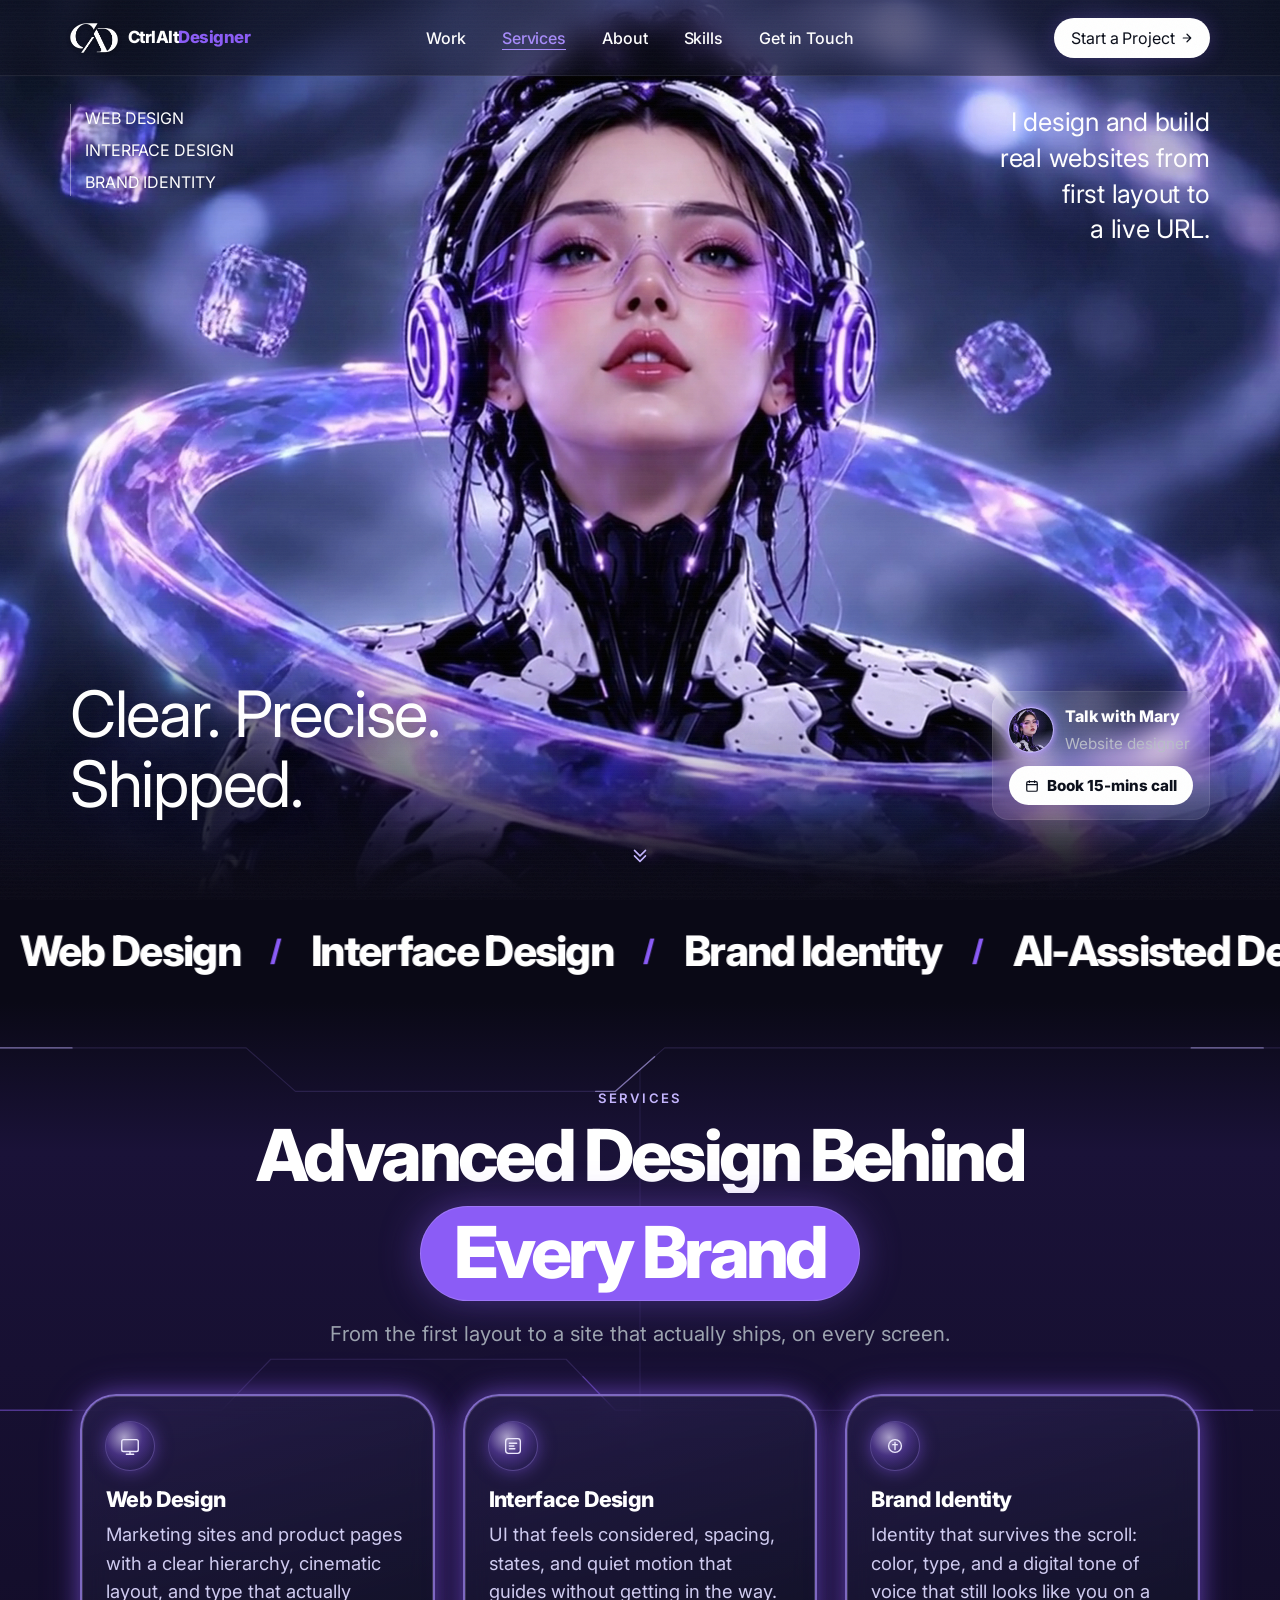
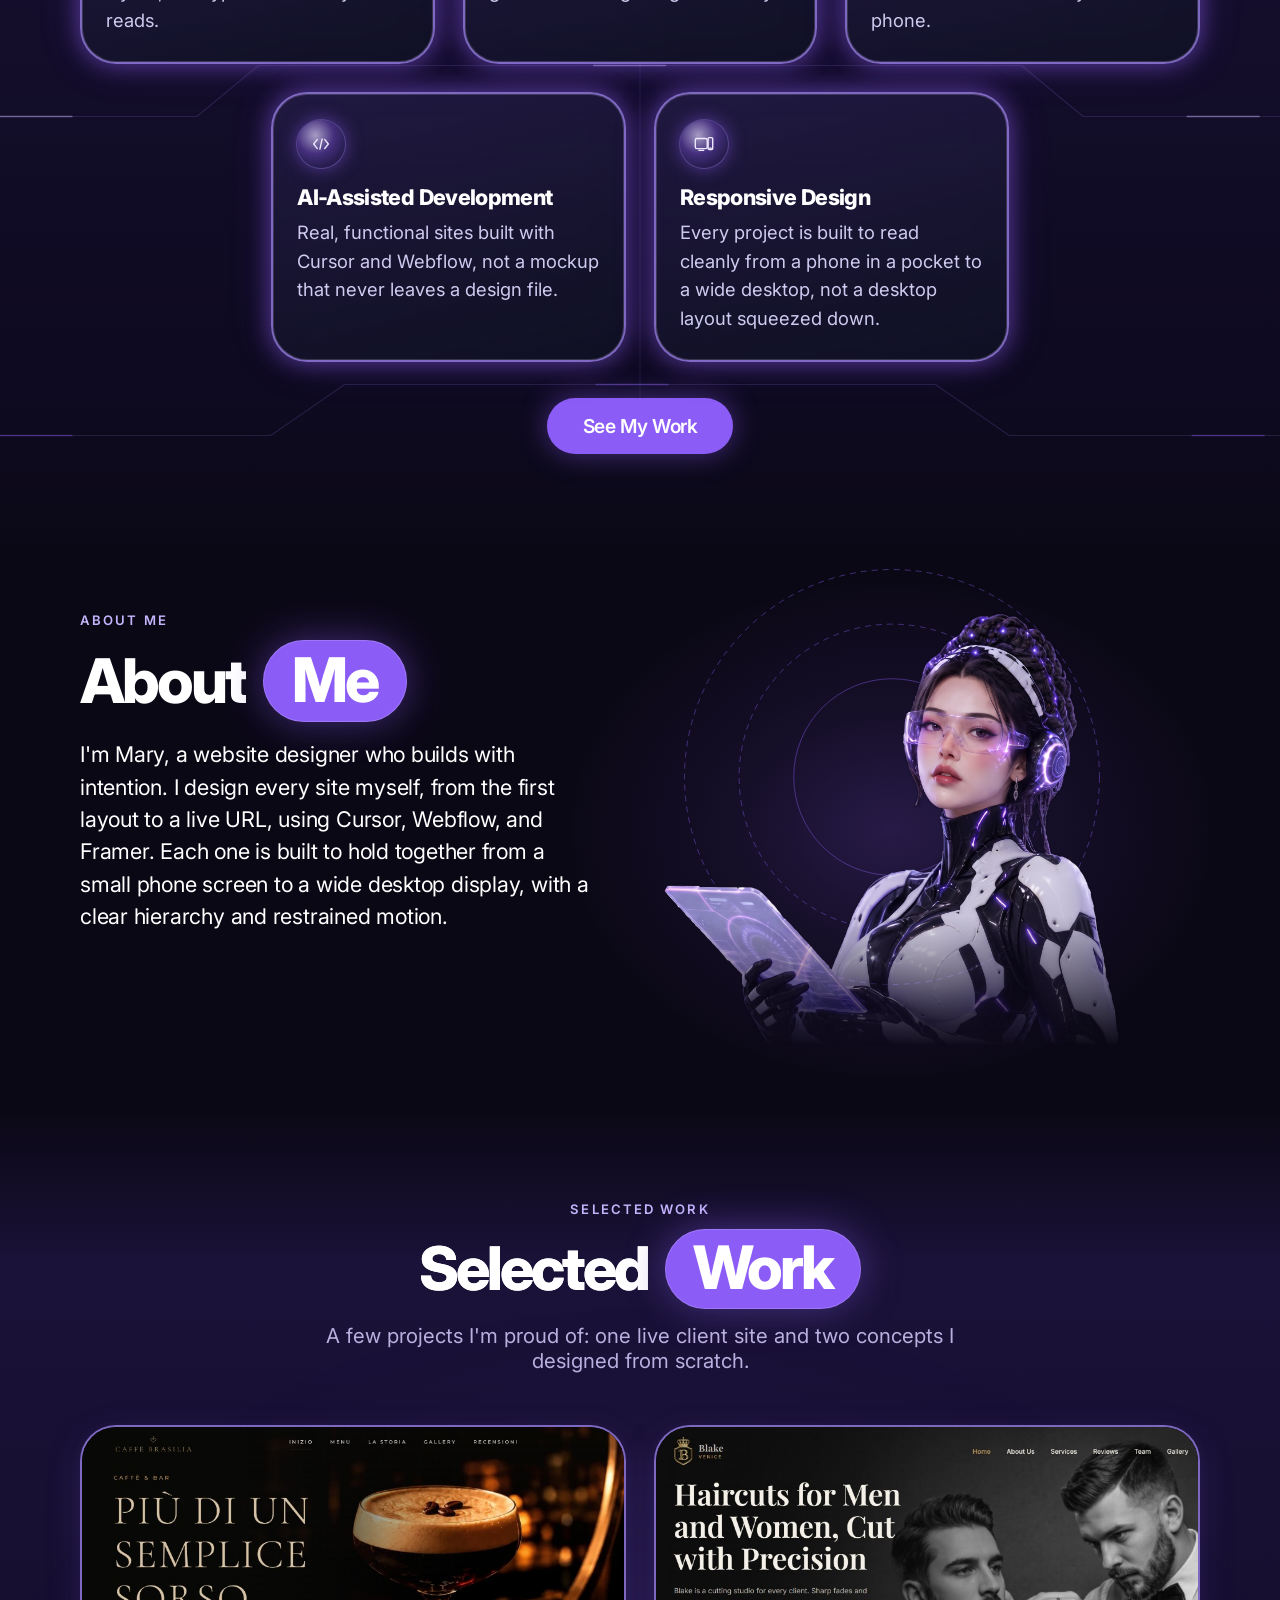
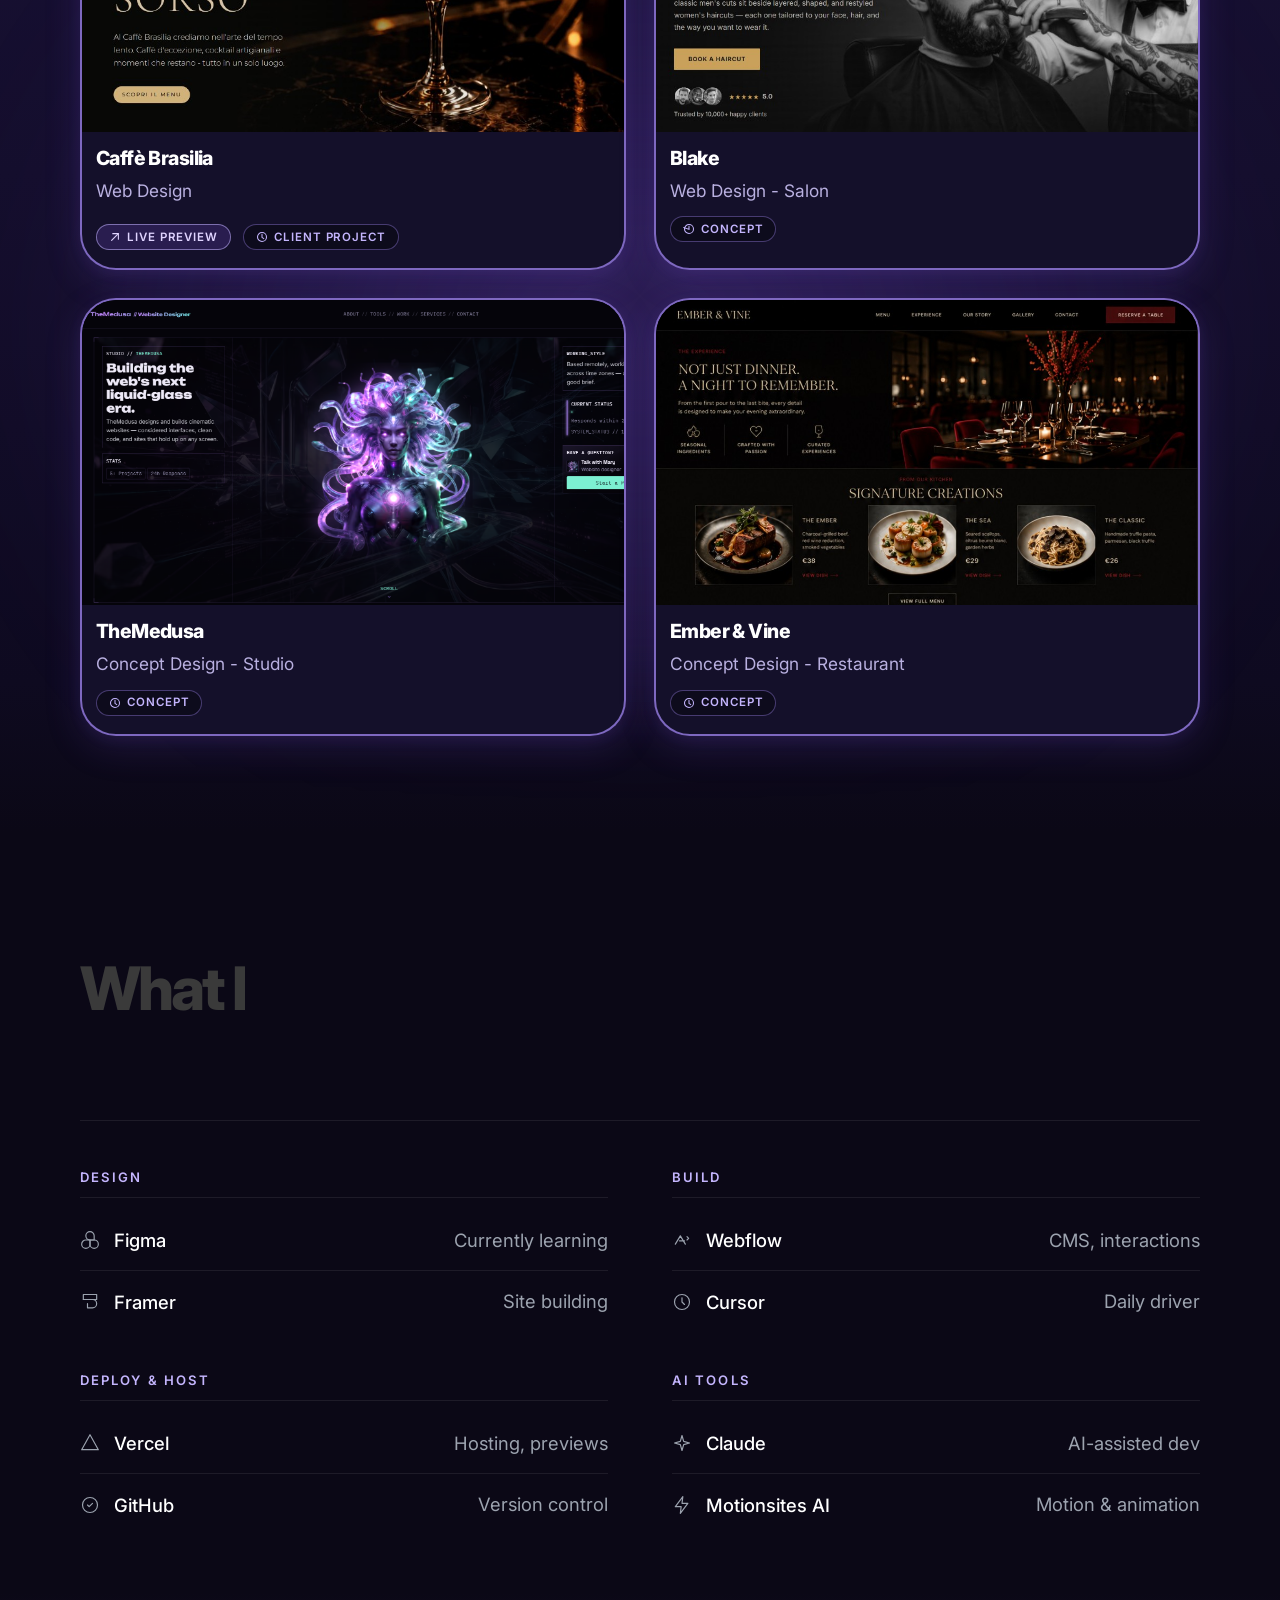
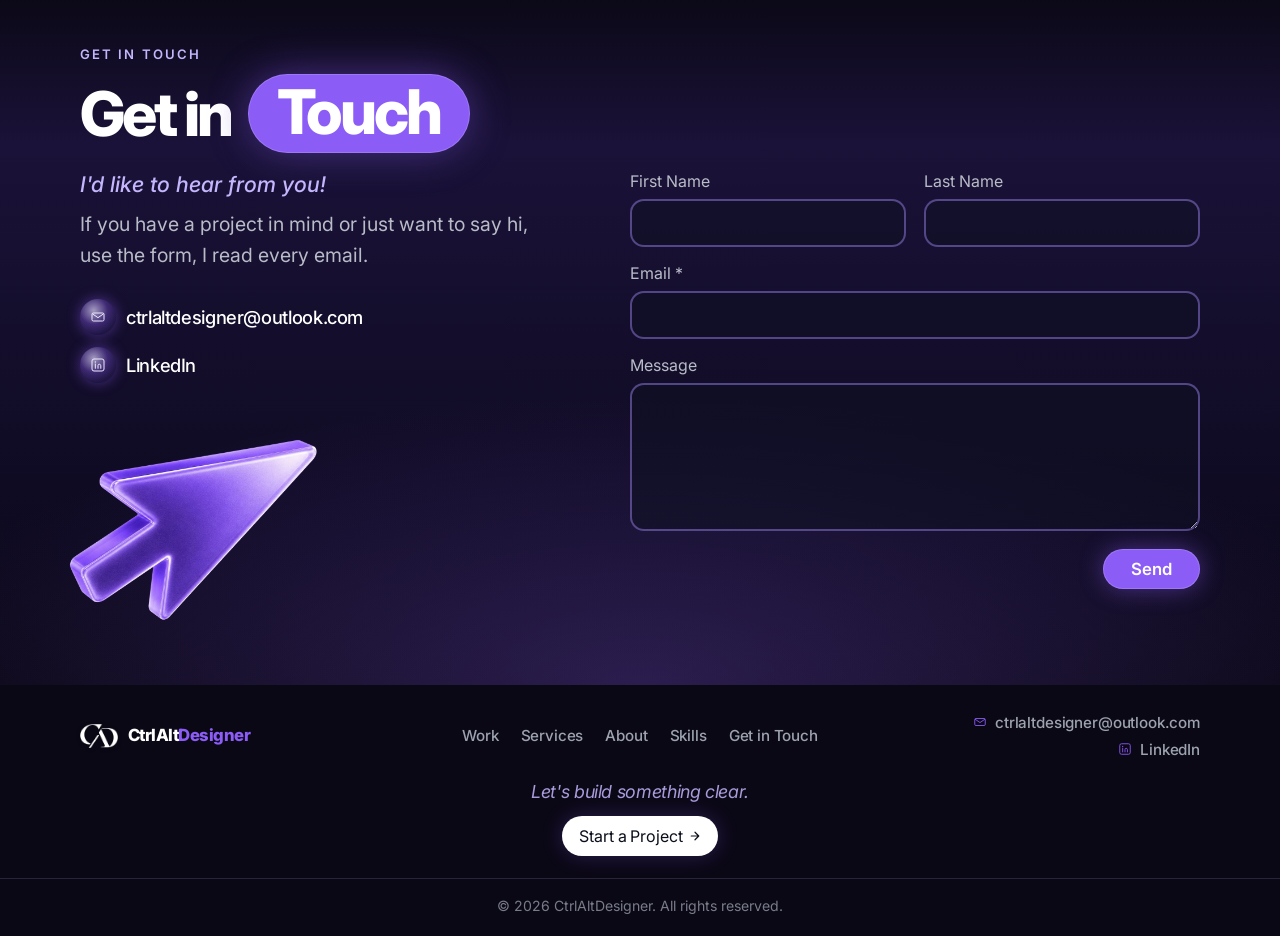
<file: index.html>
<!DOCTYPE html>
<html lang="en">
<head>
<meta charset="UTF-8" />
<meta name="viewport" content="width=device-width, initial-scale=1.0" />
<title>CtrlAltDesigner - Website Designer</title>
<link rel="preconnect" href="https://fonts.googleapis.com" />
<link rel="preconnect" href="https://fonts.gstatic.com" crossorigin />
<link href="https://fonts.googleapis.com/css2?family=Inter:ital,wght@0,400;0,500;0,600;0,700;0,800;1,400;1,800&display=swap" rel="stylesheet" />
<link rel="stylesheet" href="style.css?v=55" />
</head>
<body>

<input type="checkbox" id="nav-toggle" class="nav-toggle" />

<header class="site-header">
  <div class="header-bar">
    <a class="logo" href="#top">
      <img class="logo-mark" src="assets/logo-cd.png" alt="" />
      <span class="logo-word">CtrlAlt<span class="logo-designer">Designer</span></span>
    </a>

    <nav class="main-nav">
      <a href="#work">Work</a>
      <a href="#services">Services</a>
      <a href="#about">About</a>
      <a href="#skills">Skills</a>
      <a href="#contact">Get in Touch</a>
      <a class="cta-button nav-cta" href="mailto:ctrlaltdesigner@outlook.com">
        Start a Project
        <svg viewBox="0 0 16 16" width="14" height="14" aria-hidden="true">
          <path d="M3 8h9M8 3l5 5-5 5" fill="none" stroke="currentColor" stroke-width="1.6" stroke-linecap="round" stroke-linejoin="round"/>
        </svg>
      </a>
    </nav>

    <div class="header-actions">
      <label class="nav-burger" for="nav-toggle" aria-label="Open menu">
        <span></span><span></span>
      </label>
      <a class="cta-button" href="mailto:ctrlaltdesigner@outlook.com">
        Start a Project
        <svg viewBox="0 0 16 16" width="14" height="14" aria-hidden="true">
          <path d="M3 8h9M8 3l5 5-5 5" fill="none" stroke="currentColor" stroke-width="1.6" stroke-linecap="round" stroke-linejoin="round"/>
        </svg>
      </a>
    </div>
  </div>
</header>

<div class="scroll-progress" aria-hidden="true"></div>

<main id="top">

<section class="hero">
  <div class="hero-stage">
    <div class="hero-marquee" aria-hidden="true">
      <div class="hero-marquee-track">
        <div class="hero-marquee-group">
          <span>CTRLALTDESIGNER</span>
          <span>CTRLALTDESIGNER</span>
          <span>CTRLALTDESIGNER</span>
          <span>CTRLALTDESIGNER</span>
        </div>
        <div class="hero-marquee-group">
          <span>CTRLALTDESIGNER</span>
          <span>CTRLALTDESIGNER</span>
          <span>CTRLALTDESIGNER</span>
          <span>CTRLALTDESIGNER</span>
        </div>
      </div>
    </div>
    <video
      class="hero-portrait"
      autoplay
      muted
      loop
      playsinline
      preload="auto"
      poster="assets/hero-poster.png"
    >
      <source src="assets/hero.mp4" type="video/mp4" />
    </video>
    <div class="hero-depth-fade" aria-hidden="true"></div>
  </div>

  <div class="hero-ui">
    <div class="hero-ui-top">
      <ul class="hero-tags">
        <li>Web Design</li>
        <li>Interface Design</li>
        <li>Brand Identity</li>
      </ul>

      <p class="hero-blurb">I design and build<br> real websites from<br> first layout to<br> a live URL.</p>
    </div>

    <div class="hero-bottom">
      <h1 class="hero-heading">Clear. Precise. Shipped.</h1>

      <div class="contact-card">
        <div class="contact-card-top">
          <div class="mary-avatar contact-avatar" role="img" aria-label="Mary">
            <span class="mary-avatar-crop">
              <img src="assets/about-mary.png?v=16" alt="" />
            </span>
          </div>
          <div>
            <p class="contact-name">Talk with Mary</p>
            <p class="contact-role">Website designer</p>
          </div>
        </div>
        <a class="book-button" href="#contact">
          <svg viewBox="0 0 16 16" width="14" height="14" aria-hidden="true">
            <rect x="2" y="3" width="12" height="11" rx="1.5" fill="none" stroke="currentColor" stroke-width="1.4"/>
            <path d="M2 6.5h12M5 2v2M11 2v2" stroke="currentColor" stroke-width="1.4" stroke-linecap="round"/>
          </svg>
          Book 15-mins call
        </a>
      </div>
    </div>
  </div>

  <a class="hero-scroll" href="#services" aria-label="Scroll down">
    <svg viewBox="0 0 24 24" width="22" height="22" fill="none" aria-hidden="true">
      <path d="M6 7l6 6 6-6" stroke="currentColor" stroke-width="1.7" stroke-linecap="round" stroke-linejoin="round"/>
      <path d="M6 13l6 6 6-6" stroke="currentColor" stroke-width="1.7" stroke-linecap="round" stroke-linejoin="round"/>
    </svg>
  </a>

</section>

<div class="hero-continue">
  <div class="hero-continue-glow hero-continue-glow--tr" aria-hidden="true"></div>
  <div class="hero-continue-glow hero-continue-glow--ml" aria-hidden="true"></div>
  <div class="hero-continue-glow hero-continue-glow--mr" aria-hidden="true"></div>
  <div class="hero-continue-glow hero-continue-glow--bl" aria-hidden="true"></div>
  <div class="hero-continue-glow hero-continue-glow--contact" aria-hidden="true"></div>

  <div class="circuit-span">
  <div class="marquee" aria-hidden="true">
    <div class="marquee-track">
      <span class="item">Web Design</span><span class="sep">/</span>
      <span class="item">Interface Design</span><span class="sep">/</span>
      <span class="item">Brand Identity</span><span class="sep">/</span>
      <span class="item">AI-Assisted Development</span><span class="sep">/</span>
      <span class="item">Responsive Design</span><span class="sep">/</span>
      <span class="item">Web Design</span><span class="sep">/</span>
      <span class="item">Interface Design</span><span class="sep">/</span>
      <span class="item">Brand Identity</span><span class="sep">/</span>
      <span class="item">AI-Assisted Development</span><span class="sep">/</span>
      <span class="item">Responsive Design</span><span class="sep">/</span>
    </div>
  </div>

<section class="band" id="services">
  <div class="circuit-bg" aria-hidden="true">
    <svg viewBox="0 0 1040 900" preserveAspectRatio="none">
      <path d="M0,36 L200,36 L240,70 L500,70 L540,36 L1040,36"/>
      <path d="M0,320 L180,320 L220,280 L460,280 L500,320 L1040,320"/>
      <path class="circuit-spine" d="M520,53 L520,781"/>
      <path d="M0,560 L160,560 L210,520 L520,520 L830,520 L880,560 L1040,560"/>
      <path d="M0,810 L220,810 L280,770 L520,770 L760,770 L820,810 L1040,810"/>
      <path class="pulse" d="M0,36 L200,36 L240,70 L500,70 L540,36 L1040,36"/>
      <path class="pulse p2" d="M0,320 L180,320 L220,280 L460,280 L500,320 L1040,320"/>
      <path class="pulse p3" d="M0,560 L160,560 L210,520 L520,520 L830,520 L880,560 L1040,560"/>
      <path class="pulse p4" d="M0,810 L220,810 L280,770 L520,770 L760,770 L820,810 L1040,810"/>
    </svg>
  </div>
  <div class="wrap">
    <div class="services-intro reveal">
      <p class="label">Services</p>
      <h2 class="services-heading">
        <span class="services-heading-line">Advanced Design Behind</span>
        <span class="heading-pill">Every Brand</span>
      </h2>
      <p class="services-sub">From the first layout to a site that actually ships, on every screen.</p>
    </div>

    <div class="services-stage">
      <div class="service-row">
        <article class="service-block">
          <span class="service-icon" aria-hidden="true">
            <svg viewBox="0 0 24 24" fill="none">
              <rect x="3" y="5" width="18" height="13" rx="2" stroke="currentColor" stroke-width="1.5"/>
              <path d="M8 21h8M12 18v3" stroke="currentColor" stroke-width="1.5" stroke-linecap="round"/>
            </svg>
          </span>
          <h3>Web Design</h3>
          <p>Marketing sites and product pages with a clear hierarchy, cinematic layout, and type that actually reads.</p>
        </article>
        <article class="service-block">
          <span class="service-icon" aria-hidden="true">
            <svg viewBox="0 0 24 24" fill="none">
              <rect x="4" y="4" width="16" height="16" rx="3" stroke="currentColor" stroke-width="1.5"/>
              <path d="M8 9h8M8 12h5M8 15h6" stroke="currentColor" stroke-width="1.5" stroke-linecap="round"/>
            </svg>
          </span>
          <h3>Interface Design</h3>
          <p>UI that feels considered, spacing, states, and quiet motion that guides without getting in the way.</p>
        </article>
        <article class="service-block">
          <span class="service-icon" aria-hidden="true">
            <svg viewBox="0 0 24 24" fill="none">
              <circle cx="12" cy="12" r="7" stroke="currentColor" stroke-width="1.5"/>
              <path d="M12 8v8M9.5 10.5h5" stroke="currentColor" stroke-width="1.5" stroke-linecap="round"/>
            </svg>
          </span>
          <h3>Brand Identity</h3>
          <p>Identity that survives the scroll: color, type, and a digital tone of voice that still looks like you on a phone.</p>
        </article>
        <article class="service-block">
          <span class="service-icon" aria-hidden="true">
            <svg viewBox="0 0 24 24" fill="none">
              <path d="M8 7 L4 12 L8 17" stroke="currentColor" stroke-width="1.5" stroke-linecap="round" stroke-linejoin="round"/>
              <path d="M16 7 L20 12 L16 17" stroke="currentColor" stroke-width="1.5" stroke-linecap="round" stroke-linejoin="round"/>
              <path d="M13.2 6.5 L10.8 17.5" stroke="currentColor" stroke-width="1.5" stroke-linecap="round"/>
            </svg>
          </span>
          <h3>AI-Assisted Development</h3>
          <p>Real, functional sites built with Cursor and Webflow, not a mockup that never leaves a design file.</p>
        </article>
        <article class="service-block">
          <span class="service-icon" aria-hidden="true">
            <svg viewBox="0 0 24 24" fill="none">
              <rect x="2.5" y="6" width="13" height="11" rx="1.8" stroke="currentColor" stroke-width="1.5"/>
              <path d="M6.5 19h5" stroke="currentColor" stroke-width="1.5" stroke-linecap="round"/>
              <rect x="16.5" y="5" width="5" height="13" rx="1.2" stroke="currentColor" stroke-width="1.5"/>
              <path d="M18 16.5h2" stroke="currentColor" stroke-width="1.5" stroke-linecap="round"/>
            </svg>
          </span>
          <h3>Responsive Design</h3>
          <p>Every project is built to read cleanly from a phone in a pocket to a wide desktop, not a desktop layout squeezed down.</p>
        </article>
      </div>
    </div>

    <div class="services-cta-row">
      <a class="service-cta" href="#work">See My Work</a>
    </div>
  </div>
</section>
  </div>

<section class="band" id="about">
  <div class="wrap about-layout">
    <div class="about-copy-col reveal">
      <p class="label">About Me</p>
      <h2 class="services-heading services-heading--left services-heading--inline">
        <span class="services-heading-line">About</span>
        <span class="heading-pill">Me</span>
      </h2>
      <div class="about-bio">
        <p>I'm Mary, a website designer who builds with intention. I design every site myself, from the first layout to a live URL, using Cursor, Webflow, and Framer. Each one is built to hold together from a small phone screen to a wide desktop display, with a clear hierarchy and restrained motion.</p>
      </div>
    </div>
    <div class="about-visual">
      <div class="about-glow" aria-hidden="true"></div>
      <svg class="about-rings" viewBox="0 0 400 400" aria-hidden="true">
        <g class="about-ring about-ring--outer">
          <circle cx="200" cy="200" r="190" />
        </g>
        <g class="about-ring about-ring--mid">
          <circle cx="200" cy="200" r="140" />
        </g>
        <g class="about-ring about-ring--inner">
          <circle cx="200" cy="200" r="90" />
        </g>
      </svg>
      <img class="about-character" src="assets/about-mary-v3.png" alt="" />
    </div>
  </div>
</section>

<section class="band" id="work">
  <div class="wrap work-layout">
    <div class="work-head reveal">
      <p class="label">Selected Work</p>
      <h2 class="services-heading services-heading--inline">
        <span class="services-heading-line">Selected</span>
        <span class="heading-pill">Work</span>
      </h2>
      <p class="section-lead">A few projects I'm proud of: one live client site and two concepts I designed from scratch.</p>
    </div>
    <div class="process-grid">
      <a class="service-block process-card" href="https://caffebrasilia.vercel.app/" target="_blank" rel="noopener noreferrer">
        <img class="work-glow-thumb" src="assets/project-caffebrasilia.jpg" alt="" />
        <h3>Caffè Brasilia</h3>
        <p>Web Design</p>
        <div class="project-soon-slot">
          <span class="project-soon project-live">
            <svg viewBox="0 0 16 16" width="12" height="12" aria-hidden="true">
              <path d="M5 3.5h7.5V11" fill="none" stroke="currentColor" stroke-width="1.4" stroke-linecap="round" stroke-linejoin="round"/>
              <path d="M12.5 3.5 3.5 12.5" fill="none" stroke="currentColor" stroke-width="1.4" stroke-linecap="round"/>
            </svg>
            Live preview
          </span>
          <span class="project-soon">
            <svg viewBox="0 0 16 16" width="12" height="12" aria-hidden="true">
              <circle cx="8" cy="8" r="6" fill="none" stroke="currentColor" stroke-width="1.4"/>
              <path d="M8 4.5v4l2.4 1.6" fill="none" stroke="currentColor" stroke-width="1.4" stroke-linecap="round" stroke-linejoin="round"/>
            </svg>
            Client project
          </span>
        </div>
      </a>
      <a class="service-block process-card" href="https://blake-salon.vercel.app/" target="_blank" rel="noopener noreferrer">
        <img class="work-glow-thumb" src="assets/project-blake.png" alt="" />
        <h3>Blake</h3>
        <p>Web Design - Salon</p>
        <span class="project-soon">
          <svg viewBox="0 0 16 16" width="12" height="12" aria-hidden="true">
            <circle cx="8" cy="8" r="6" fill="none" stroke="currentColor" stroke-width="1.4"/>
            <path d="M8 4.5v4L1 6" fill="none" stroke="currentColor" stroke-width="1.4" stroke-linecap="round" stroke-linejoin="round"/>
          </svg>
          Concept
        </span>
      </a>
      <a class="service-block process-card" href="https://themedusa.vercel.app/" target="_blank" rel="noopener noreferrer">
        <img class="work-glow-thumb" src="assets/project-themedusa.png" alt="" />
        <h3>TheMedusa</h3>
        <p>Concept Design - Studio</p>
        <span class="project-soon">
          <svg viewBox="0 0 16 16" width="12" height="12" aria-hidden="true">
            <circle cx="8" cy="8" r="6" fill="none" stroke="currentColor" stroke-width="1.4"/>
            <path d="M8 4.5v4l2.4 1.6" fill="none" stroke="currentColor" stroke-width="1.4" stroke-linecap="round" stroke-linejoin="round"/>
          </svg>
          Concept
        </span>
      </a>
      <article class="service-block process-card">
        <img class="work-glow-thumb" src="assets/project-embervine.png" alt="" />
        <h3>Ember &amp; Vine</h3>
        <p>Concept Design - Restaurant</p>
        <span class="project-soon">
          <svg viewBox="0 0 16 16" width="12" height="12" aria-hidden="true">
            <circle cx="8" cy="8" r="6" fill="none" stroke="currentColor" stroke-width="1.4"/>
            <path d="M8 4.5v4l2.4 1.6" fill="none" stroke="currentColor" stroke-width="1.4" stroke-linecap="round" stroke-linejoin="round"/>
          </svg>
          Concept
        </span>
    </div>
  </div>
</section>

<section class="band" id="skills">
  <div class="wrap">
    <div class="skills-head reveal">
      <div>
        <p class="label">Skills</p>
        <h2 class="services-heading services-heading--left services-heading--inline">
          <span class="services-heading-line">What I</span>
          <span class="heading-pill">build with</span>
        </h2>
        <p class="section-lead">The stack behind every project, from brief to a live, working site.</p>
      </div>
      <p class="skills-count">8 tools</p>
    </div>

    <div class="skills-groups">
      <div class="skills-col">
        <div class="skills-group">
          <p class="skills-group-label">Design</p>
          <div class="skill-row">
            <span class="skill-icon" aria-hidden="true">
              <svg viewBox="0 0 24 24"><path d="M12 2a5 5 0 000 10h5V7a5 5 0 00-5-5z"/><path d="M7 12a5 5 0 100 10 5 5 0 005-5v-5H7z"/><path d="M12 12h5a5 5 0 11-5 5v-5z"/></svg>
            </span>
            <span class="skill-name">Figma</span>
            <span class="skill-note">Currently learning</span>
          </div>
          <div class="skill-row">
            <span class="skill-icon" aria-hidden="true">
              <svg viewBox="0 0 24 24"><path d="M4 3h16v6H4z"/><path d="M4 9h11a5 5 0 010 10H9v-5"/></svg>
            </span>
            <span class="skill-name">Framer</span>
            <span class="skill-note">Site building</span>
          </div>
        </div>

        <div class="skills-group">
          <p class="skills-group-label">Deploy &amp; host</p>
          <div class="skill-row">
            <span class="skill-icon" aria-hidden="true">
              <svg viewBox="0 0 24 24"><path d="M12 2l10 18H2L12 2z"/></svg>
            </span>
            <span class="skill-name">Vercel</span>
            <span class="skill-note">Hosting, previews</span>
          </div>
          <div class="skill-row">
            <span class="skill-icon" aria-hidden="true">
              <svg viewBox="0 0 24 24"><circle cx="12" cy="12" r="9"/><path d="M9 12l2 2 4-4"/></svg>
            </span>
            <span class="skill-name">GitHub</span>
            <span class="skill-note">Version control</span>
          </div>
        </div>
      </div>

      <div class="skills-col">
        <div class="skills-group">
          <p class="skills-group-label">Build</p>
          <div class="skill-row">
            <span class="skill-icon" aria-hidden="true">
              <svg viewBox="0 0 24 24"><path d="M4 17l6-10 6 10M9 13h6"/><path d="M18 8l2 2-2 2"/></svg>
            </span>
            <span class="skill-name">Webflow</span>
            <span class="skill-note">CMS, interactions</span>
          </div>
          <div class="skill-row">
            <span class="skill-icon" aria-hidden="true">
              <svg viewBox="0 0 24 24"><circle cx="12" cy="12" r="9"/><path d="M12 7v5l3 3"/></svg>
            </span>
            <span class="skill-name">Cursor</span>
            <span class="skill-note">Daily driver</span>
          </div>
        </div>

        <div class="skills-group">
          <p class="skills-group-label">AI tools</p>
          <div class="skill-row">
            <span class="skill-icon" aria-hidden="true">
              <svg viewBox="0 0 24 24"><path d="M12 3L14 10L21 12L14 14L12 21L10 14L3 12L10 10Z"/></svg>
            </span>
            <span class="skill-name">Claude</span>
            <span class="skill-note">AI-assisted dev</span>
          </div>
          <div class="skill-row">
            <span class="skill-icon" aria-hidden="true">
              <svg viewBox="0 0 24 24"><path d="M13 2L4 14h7l-1 8 9-12h-7l1-8z"/></svg>
            </span>
            <span class="skill-name">Motionsites AI</span>
            <span class="skill-note">Motion &amp; animation</span>
          </div>
        </div>
      </div>
    </div>
  </div>
</section>

<section class="band" id="contact">
  <div class="wrap touch-layout">
    <div class="touch-heading reveal">
      <p class="label">Get in Touch</p>
      <h2 class="services-heading services-heading--left services-heading--inline">
        <span class="services-heading-line">Get in</span>
        <span class="heading-pill">Touch</span>
      </h2>
    </div>
    <div class="touch-col">
      <div class="touch-copy reveal">
        <p class="touch-kicker">I'd like to hear from you!</p>
        <p class="touch-lead">If you have a project in mind or just want to say hi, use the form, I read every email.</p>
        <div class="touch-links">
          <a class="touch-mail" href="mailto:ctrlaltdesigner@outlook.com">
            <span class="touch-mail-icon" aria-hidden="true">
              <svg viewBox="0 0 24 24" fill="none">
                <rect x="3" y="6" width="18" height="12" rx="2" stroke="currentColor" stroke-width="1.5"/>
                <path d="M4 7.5 12 13l8-5.5" stroke="currentColor" stroke-width="1.5" stroke-linecap="round" stroke-linejoin="round"/>
              </svg>
            </span>
            ctrlaltdesigner@outlook.com
          </a>
          <a class="touch-mail" href="https://www.linkedin.com/in/marineill-talon-548674438/" target="_blank" rel="noopener noreferrer">
            <span class="touch-mail-icon" aria-hidden="true">
              <svg viewBox="0 0 24 24" fill="none">
                <rect x="3" y="3" width="18" height="18" rx="3" stroke="currentColor" stroke-width="1.5"/>
                <path d="M8 10.5V17" stroke="currentColor" stroke-width="1.5" stroke-linecap="round"/>
                <path d="M8 7.5h.01" stroke="currentColor" stroke-width="2" stroke-linecap="round"/>
                <path d="M12 17v-4.1c0-1.3.8-2.1 2-2.1s2.2.8 2.2 2.2V17" stroke="currentColor" stroke-width="1.5" stroke-linecap="round" stroke-linejoin="round"/>
              </svg>
            </span>
            LinkedIn
          </a>
        </div>
      </div>
      <div class="touch-figure" aria-hidden="true">
        <img src="assets/cursor-pointer.png" alt="CtrlAltDesigner cursor icon" />
      </div>
    </div>

    <form class="touch-form" id="touch-form" novalidate>
      <div class="touch-fields">
        <label class="touch-field">
          <span>First Name</span>
          <input type="text" name="first" autocomplete="given-name" />
        </label>
        <label class="touch-field">
          <span>Last Name</span>
          <input type="text" name="last" autocomplete="family-name" />
        </label>
        <label class="touch-field touch-field--full">
          <span>Email *</span>
          <input type="email" name="email" autocomplete="email" required />
        </label>
        <label class="touch-field touch-field--full">
          <span>Message</span>
          <textarea name="message" rows="6"></textarea>
        </label>
      </div>
      <button class="touch-send" type="submit">Send</button>
    </form>
  </div>
</section>

<footer class="site-footer">
  <div class="footer-bar">
    <div class="wrap footer-top">
      <a class="footer-brand" href="#top">
        <img class="logo-mark" src="assets/logo-cd.png" alt="" />
        <span class="logo-word">CtrlAlt<span class="logo-designer">Designer</span></span>
      </a>
      <nav class="footer-nav" aria-label="Footer">
        <a href="#work">Work</a>
        <a href="#services">Services</a>
        <a href="#about">About</a>
        <a href="#skills">Skills</a>
        <a href="#contact">Get in Touch</a>
      </nav>
      <div class="footer-contact">
        <a class="footer-email" href="mailto:ctrlaltdesigner@outlook.com">
          <svg viewBox="0 0 24 24" width="14" height="14" fill="none" aria-hidden="true">
            <rect x="3" y="6" width="18" height="12" rx="2" stroke="currentColor" stroke-width="1.5"/>
            <path d="M4 7.5 12 13l8-5.5" stroke="currentColor" stroke-width="1.5" stroke-linecap="round" stroke-linejoin="round"/>
          </svg>
          ctrlaltdesigner@outlook.com
        </a>
        <a class="footer-email" href="https://www.linkedin.com/in/marineill-talon-548674438/" target="_blank" rel="noopener noreferrer">
          <svg viewBox="0 0 24 24" width="14" height="14" fill="none" aria-hidden="true">
            <rect x="3" y="3" width="18" height="18" rx="3" stroke="currentColor" stroke-width="1.5"/>
            <path d="M8 10.5V17" stroke="currentColor" stroke-width="1.5" stroke-linecap="round"/>
            <path d="M8 7.5h.01" stroke="currentColor" stroke-width="2" stroke-linecap="round"/>
            <path d="M12 17v-4.1c0-1.3.8-2.1 2-2.1s2.2.8 2.2 2.2V17" stroke="currentColor" stroke-width="1.5" stroke-linecap="round" stroke-linejoin="round"/>
          </svg>
          LinkedIn
        </a>
      </div>
    </div>
    <div class="footer-cta-group">
      <p class="footer-kicker">Let's build something clear.</p>
      <a class="cta-button" href="#contact">
        Start a Project
        <svg viewBox="0 0 16 16" width="14" height="14" aria-hidden="true">
          <path d="M3 8h9M8 3l5 5-5 5" fill="none" stroke="currentColor" stroke-width="1.6" stroke-linecap="round" stroke-linejoin="round"/>
        </svg>
      </a>
    </div>
  </div>
  <div class="footer-copy-bar">
    <p class="footer-copy">© 2026 CtrlAltDesigner. All rights reserved.</p>
  </div>
</footer>
</div>

</main>

<script src="script.js"></script>
</body>
</html>
</file>
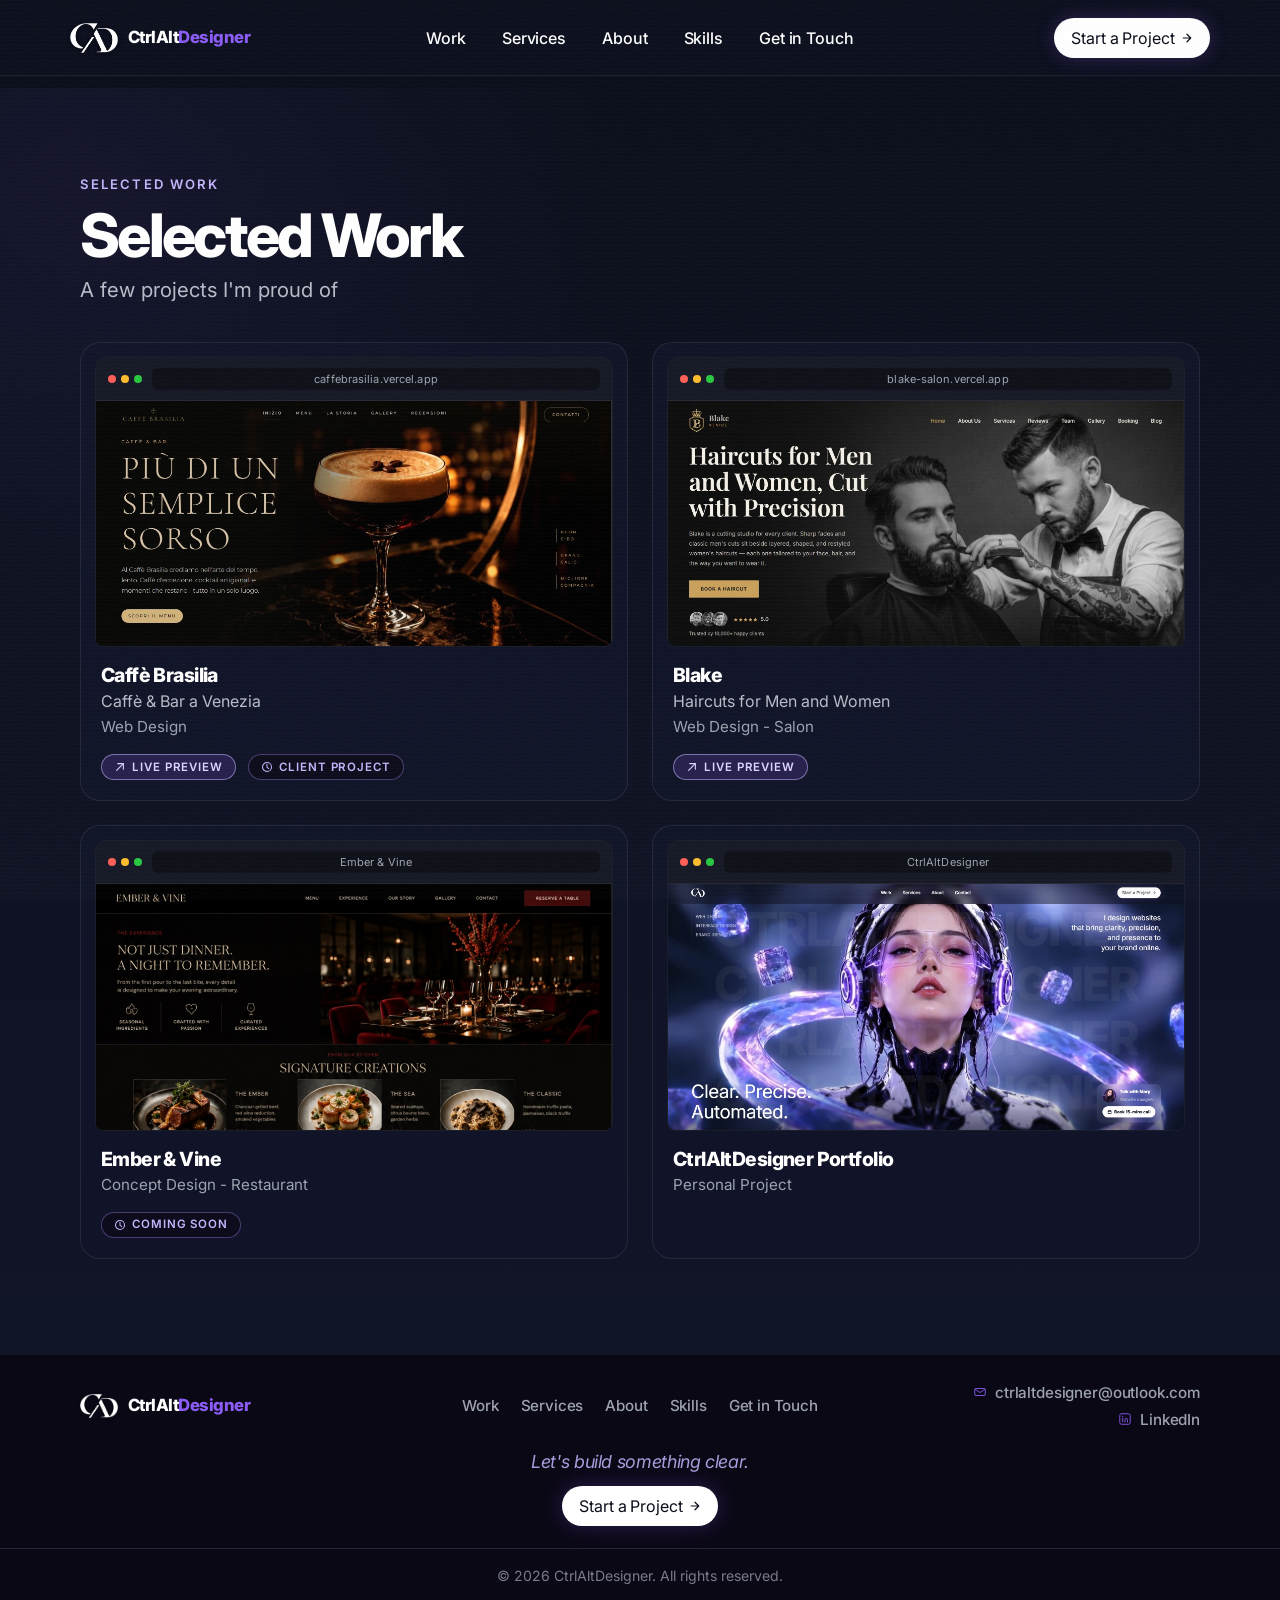
<file: work.html>
<!DOCTYPE html>
<html lang="en">
<head>
<meta charset="UTF-8" />
<meta name="viewport" content="width=device-width, initial-scale=1.0" />
<title>Work - CtrlAltDesigner</title>
<link rel="preconnect" href="https://fonts.googleapis.com" />
<link rel="preconnect" href="https://fonts.gstatic.com" crossorigin />
<link href="https://fonts.googleapis.com/css2?family=Inter:ital,wght@0,400;0,500;0,600;0,700;0,800;1,800&display=swap" rel="stylesheet" />
<link rel="stylesheet" href="style.css?v=2" />
</head>
<body>

<input type="checkbox" id="nav-toggle" class="nav-toggle" />

<header class="site-header">
  <div class="header-bar">
    <a class="logo" href="/">
      <img class="logo-mark" src="assets/logo-cd.png" alt="" />
      <span class="logo-word">CtrlAlt<span class="logo-designer">Designer</span></span>
    </a>

    <nav class="main-nav">
      <a href="/work">Work</a>
      <a href="/#services">Services</a>
      <a href="/#about">About</a>
      <a href="/#skills">Skills</a>
      <a href="/#contact">Get in Touch</a>
      <a class="cta-button nav-cta" href="mailto:ctrlaltdesigner@outlook.com">
        Start a Project
        <svg viewBox="0 0 16 16" width="14" height="14" aria-hidden="true">
          <path d="M3 8h9M8 3l5 5-5 5" fill="none" stroke="currentColor" stroke-width="1.6" stroke-linecap="round" stroke-linejoin="round"/>
        </svg>
      </a>
    </nav>

    <div class="header-actions">
      <label class="nav-burger" for="nav-toggle" aria-label="Open menu">
        <span></span><span></span>
      </label>
      <a class="cta-button" href="mailto:ctrlaltdesigner@outlook.com">
        Start a Project
        <svg viewBox="0 0 16 16" width="14" height="14" aria-hidden="true">
          <path d="M3 8h9M8 3l5 5-5 5" fill="none" stroke="currentColor" stroke-width="1.6" stroke-linecap="round" stroke-linejoin="round"/>
        </svg>
      </a>
    </div>
  </div>
</header>

<main class="page-inner" id="top">
  <section class="band">
    <div class="wrap">
      <div class="section-head reveal">
        <p class="label">Selected Work</p>
        <h1 class="section-title">Selected Work</h1>
        <p class="section-lead">A few projects I'm proud of</p>
      </div>

      <div class="project-grid">
        <a class="project-card" href="https://caffebrasilia.vercel.app/" target="_blank" rel="noopener noreferrer">
          <div class="browser-frame">
            <div class="browser-chrome">
              <span class="browser-dots" aria-hidden="true"><i></i><i></i><i></i></span>
              <span class="browser-url">caffebrasilia.vercel.app</span>
            </div>
            <div class="browser-screen">
              <img src="assets/project-caffebrasilia.jpg" alt="Caffè Brasilia website" />
            </div>
          </div>
          <div class="project-card-meta">
            <div class="project-copy">
              <h3>Caffè Brasilia</h3>
              <p class="project-sub">Caffè & Bar a Venezia</p>
              <span class="project-cat">Web Design</span>
            </div>
            <div class="project-soon-slot">
              <span class="project-soon project-live">
                <svg viewBox="0 0 16 16" width="12" height="12" aria-hidden="true">
                  <path d="M5 3.5h7.5V11" fill="none" stroke="currentColor" stroke-width="1.4" stroke-linecap="round" stroke-linejoin="round"/>
                  <path d="M12.5 3.5 3.5 12.5" fill="none" stroke="currentColor" stroke-width="1.4" stroke-linecap="round"/>
                </svg>
                Live preview
              </span>
              <span class="project-soon">
                <svg viewBox="0 0 16 16" width="12" height="12" aria-hidden="true">
                  <circle cx="8" cy="8" r="6" fill="none" stroke="currentColor" stroke-width="1.4"/>
                  <path d="M8 4.5v4l2.4 1.6" fill="none" stroke="currentColor" stroke-width="1.4" stroke-linecap="round" stroke-linejoin="round"/>
                </svg>
                Client project
              </span>
            </div>
          </div>
        </a>
        <a class="project-card" href="https://blake-salon.vercel.app/" target="_blank" rel="noopener noreferrer">
          <div class="browser-frame">
            <div class="browser-chrome">
              <span class="browser-dots" aria-hidden="true"><i></i><i></i><i></i></span>
              <span class="browser-url">blake-salon.vercel.app</span>
            </div>
            <div class="browser-screen">
              <img src="assets/project-blake.png" alt="Blake salon website" />
            </div>
          </div>
          <div class="project-card-meta">
            <div class="project-copy">
              <h3>Blake</h3>
              <p class="project-sub">Haircuts for Men and Women</p>
              <span class="project-cat">Web Design - Salon</span>
            </div>
            <div class="project-soon-slot">
              <span class="project-soon project-live">
                <svg viewBox="0 0 16 16" width="12" height="12" aria-hidden="true">
                  <path d="M5 3.5h7.5V11" fill="none" stroke="currentColor" stroke-width="1.4" stroke-linecap="round" stroke-linejoin="round"/>
                  <path d="M12.5 3.5 3.5 12.5" fill="none" stroke="currentColor" stroke-width="1.4" stroke-linecap="round"/>
                </svg>
                Live preview
              </span>
            </div>
          </div>
        </a>
        <article class="project-card project-card--soon">
          <div class="browser-frame">
            <div class="browser-chrome">
              <span class="browser-dots" aria-hidden="true"><i></i><i></i><i></i></span>
              <span class="browser-url">Ember & Vine</span>
            </div>
            <div class="browser-screen">
              <img src="assets/project-embervine.png" alt="Ember & Vine restaurant concept design" />
            </div>
          </div>
          <div class="project-card-meta">
            <div class="project-copy">
              <h3>Ember &amp; Vine</h3>
              <span class="project-cat">Concept Design - Restaurant</span>
            </div>
            <div class="project-soon-slot">
              <span class="project-soon">
                <svg viewBox="0 0 16 16" width="12" height="12" aria-hidden="true">
                  <circle cx="8" cy="8" r="6" fill="none" stroke="currentColor" stroke-width="1.4"/>
                  <path d="M8 4.5v4l2.4 1.6" fill="none" stroke="currentColor" stroke-width="1.4" stroke-linecap="round" stroke-linejoin="round"/>
                </svg>
                Coming soon
              </span>
            </div>
          </div>
        </article>
        <article class="project-card project-card--soon">
          <div class="browser-frame">
            <div class="browser-chrome">
              <span class="browser-dots" aria-hidden="true"><i></i><i></i><i></i></span>
              <span class="browser-url">CtrlAltDesigner</span>
            </div>
            <div class="browser-screen">
              <img src="assets/project-portfolio.jpg" alt="CtrlAltDesigner portfolio website" />
            </div>
          </div>
          <div class="project-card-meta">
            <div class="project-copy">
              <h3>CtrlAltDesigner Portfolio</h3>
              <span class="project-cat">Personal Project</span>
            </div>
            <div class="project-soon-slot" aria-hidden="true"></div>
          </div>
        </article>
      </div>
    </div>
  </section>
</main>

<footer class="site-footer">
  <div class="footer-bar">
    <div class="wrap footer-top">
      <a class="footer-brand" href="/">
        <img class="logo-mark" src="assets/logo-cd.png" alt="" />
        <span class="logo-word">CtrlAlt<span class="logo-designer">Designer</span></span>
      </a>
      <nav class="footer-nav" aria-label="Footer">
        <a href="/work">Work</a>
        <a href="/#services">Services</a>
        <a href="/#about">About</a>
        <a href="/#skills">Skills</a>
        <a href="/#contact">Get in Touch</a>
      </nav>
      <div class="footer-contact">
        <a class="footer-email" href="mailto:ctrlaltdesigner@outlook.com">
          <svg viewBox="0 0 24 24" width="14" height="14" fill="none" aria-hidden="true">
            <rect x="3" y="6" width="18" height="12" rx="2" stroke="currentColor" stroke-width="1.5"/>
            <path d="M4 7.5 12 13l8-5.5" stroke="currentColor" stroke-width="1.5" stroke-linecap="round" stroke-linejoin="round"/>
          </svg>
          ctrlaltdesigner@outlook.com
        </a>
        <a class="footer-email" href="https://www.linkedin.com/in/marineill-talon-548674438/" target="_blank" rel="noopener noreferrer">
          <svg viewBox="0 0 24 24" width="14" height="14" fill="none" aria-hidden="true">
            <rect x="3" y="3" width="18" height="18" rx="3" stroke="currentColor" stroke-width="1.5"/>
            <path d="M8 10.5V17" stroke="currentColor" stroke-width="1.5" stroke-linecap="round"/>
            <path d="M8 7.5h.01" stroke="currentColor" stroke-width="2" stroke-linecap="round"/>
            <path d="M12 17v-4.1c0-1.3.8-2.1 2-2.1s2.2.8 2.2 2.2V17" stroke="currentColor" stroke-width="1.5" stroke-linecap="round" stroke-linejoin="round"/>
          </svg>
          LinkedIn
        </a>
      </div>
    </div>
    <div class="footer-cta-group">
      <p class="footer-kicker">Let's build something clear.</p>
      <a class="cta-button" href="#contact">
        Start a Project
        <svg viewBox="0 0 16 16" width="14" height="14" aria-hidden="true">
          <path d="M3 8h9M8 3l5 5-5 5" fill="none" stroke="currentColor" stroke-width="1.6" stroke-linecap="round" stroke-linejoin="round"/>
        </svg>
      </a>
    </div>
  </div>
  <div class="footer-copy-bar">
    <p class="footer-copy">© 2026 CtrlAltDesigner. All rights reserved.</p>
  </div>
</footer>

<script src="script.js"></script>
</body>
</html>
</file>
<file: style.css>
﻿:root {
  --bg-primary: #0A0E1A;
  --bg-secondary: #12162A;
  --header-bg: rgba(15, 17, 32, 0.5);
  --header-h: 76px;
  --text-primary: #FFFFFF;
  --text-secondary: #B8BCC8;
  --text-muted: #9CA3AF;
  --accent: #8B7FE8;
  --accent-light: #A78BFA;
  --accent-deep: #6D5FD8;
  --lavender: #C4B5FD;
  --lavender-light: #E0D4FF;
  --cta-bg: #FFFFFF;
  --cta-text: #0A0E1A;
  --card-bg: rgba(255, 255, 255, 0.08);
  --card-border: rgba(255, 255, 255, 0.08);
  --header-blur: blur(14px);
  --card-blur: blur(14px);
  --suit: #0D0D0F;
  --suit-panel: #E8E8E8;
  --hero-pad-x: clamp(24px, 5.5vw, 80px);
  --hero-word-pad-x: max(12px, 1.2vw);
  --color-text-heading: var(--text-primary);
  --color-text-dim: #3a3a3a;

  /* Section edge blend (same technique as Skills → Get in Touch) */
  --blend-h: 150px;
  --blend-edge: #0b0816;
  --c-ink: #0b0816;
  --c-violet-a: #1a1238;
  --c-violet-b: #0e0a20;
  --c-hero: #0a0916;
  --bg-ink: var(--c-ink);
  --bg-from-ink-to-violet: linear-gradient(
    180deg,
    var(--c-ink) 0,
    var(--c-violet-a) var(--blend-h),
    var(--c-violet-b) 100%
  );
  --bg-from-hero-to-violet-to-ink: linear-gradient(
    180deg,
    var(--c-hero) 0,
    var(--c-violet-a) var(--blend-h),
    var(--c-violet-b) calc(100% - var(--blend-h)),
    var(--c-ink) 100%
  );
  --bg-ink-violet-ink: linear-gradient(
    180deg,
    var(--c-ink) 0,
    var(--c-violet-a) var(--blend-h),
    var(--c-violet-b) calc(100% - var(--blend-h)),
    var(--blend-edge) 100%
  );
  --bg-skills: linear-gradient(
    180deg,
    var(--blend-edge) 0,
    var(--blend-edge) var(--blend-h),
    var(--c-ink) 100%
  );
  --bg-from-violet-to-ink: linear-gradient(
    180deg,
    var(--c-violet-b) 0,
    var(--c-ink) var(--blend-h),
    var(--c-ink) 100%
  );
  --bg-from-hero-across-marquee: var(--c-hero);
}

html {
  scroll-behavior: smooth;
  scroll-padding-top: var(--header-h);
  overflow-x: hidden;
}

* { box-sizing: border-box; }

body {
  margin: 0;
  font-family: Inter, sans-serif;
  font-weight: 400;
  background: linear-gradient(180deg, var(--bg-primary) 0%, var(--bg-secondary) 100%);
  color: var(--text-primary);
}

/* Barely-visible static + scanline pass over the whole page */
body::after {
  content: "";
  position: fixed;
  inset: 0;
  z-index: 9998;
  pointer-events: none;
  opacity: 0.03;
  background-image:
    url("data:image/svg+xml,%3Csvg xmlns='http://www.w3.org/2000/svg' viewBox='0 0 256 256'%3E%3Cfilter id='n'%3E%3CfeTurbulence type='fractalNoise' baseFrequency='0.9' numOctaves='4' stitchTiles='stitch'/%3E%3C/filter%3E%3Crect width='100%25' height='100%25' filter='url(%23n)'/%3E%3C/svg%3E"),
    repeating-linear-gradient(
      to bottom,
      rgb(255 255 255 / 0.55) 0,
      rgb(255 255 255 / 0.55) 1px,
      transparent 1px,
      transparent 4px
    );
  background-size: 180px 180px, 100% 4px;
  background-repeat: repeat;
}

a { color: inherit; }

h1, h2,
.section-title,
.project-card h3,
.service-block h3,
.services-heading,
.book-button,
.contact-name {
  font-weight: 800;
}

/* ---------- Header ---------- */

.nav-toggle {
  position: absolute;
  opacity: 0;
  pointer-events: none;
}

.site-header {
  position: fixed;
  top: 0;
  left: 0;
  right: 0;
  z-index: 60;
  height: var(--header-h);
  min-height: var(--header-h);
  display: flex;
  align-items: center;
  padding: 16px var(--hero-pad-x);
  background: var(--header-bg);
  border-bottom: 1px solid rgba(255, 255, 255, 0.08);
  backdrop-filter: var(--header-blur);
  -webkit-backdrop-filter: var(--header-blur);
  animation: fadeSlideDown 0.6s ease both;
}

.header-bar {
  position: relative;
  width: 100%;
  display: grid;
  grid-template-columns: 1fr auto 1fr;
  align-items: center;
  gap: 20px;
}

.logo {
  display: flex;
  align-items: center;
  gap: 10px;
  color: var(--text-primary);
  text-decoration: none;
  min-width: 0;
  justify-self: start;
}

.logo-mark {
  height: 30px;
  width: auto;
  flex-shrink: 0;
  display: block;
  filter: drop-shadow(0 1px 2px rgba(0, 0, 0, 0.45));
}

.logo-word {
  font-size: 1.05rem;
  font-weight: 800;
  letter-spacing: -0.03em;
  line-height: 1;
  white-space: nowrap;
  color: var(--text-primary);
}

.logo-designer {
  color: #8B5CF6;
}

.main-nav {
  display: flex;
  align-items: center;
  gap: 36px;
  justify-self: center;
}

.main-nav a {
  position: relative;
  color: var(--text-primary);
  text-decoration: none;
  font-size: 16px;
  font-weight: 500;
  letter-spacing: -0.1px;
  line-height: 1.5;
  transition: color 0.2s ease;
}

.main-nav a::after {
  content: "";
  position: absolute;
  left: 0;
  bottom: 0;
  width: 100%;
  height: 1px;
  background: var(--accent-light);
  transform: scaleX(0);
  transform-origin: left;
  transition: transform 0.2s ease;
}

.main-nav a:hover,
.main-nav a:focus-visible {
  color: var(--accent-light);
  opacity: 1;
}

.main-nav a:hover::after,
.main-nav a:focus-visible::after {
  transform: scaleX(1);
}

.main-nav sup {
  font-size: 0.65em;
  margin-left: 2px;
  color: var(--text-secondary);
  font-weight: 500;
}

.header-actions {
  display: flex;
  align-items: center;
  justify-content: flex-end;
  gap: 8px;
  justify-self: end;
}

.nav-burger {
  display: none;
  width: 42px;
  height: 42px;
  place-content: center;
  gap: 6px;
  border-radius: 50%;
  cursor: pointer;
}

.nav-burger span {
  display: block;
  width: 18px;
  height: 2px;
  background: var(--text-primary);
  transition: transform 0.2s ease;
}

.main-nav .nav-cta {
  display: none;
}

.cta-button {
  display: inline-flex;
  align-items: center;
  gap: 6px;
  padding: 7px 16px;
  border: 1px solid rgba(255, 255, 255, 0.15);
  border-radius: 999px;
  background: var(--cta-bg);
  color: var(--cta-text);
  text-decoration: none;
  font-family: inherit;
  font-size: 16px;
  font-weight: 400;
  letter-spacing: -0.1px;
  line-height: 1.5;
  white-space: nowrap;
  cursor: pointer;
  box-shadow: 0 0 20px rgba(139, 92, 246, 0.25);
  transition: opacity 0.4s ease, transform 0.2s ease, box-shadow 0.2s ease;
}

.cta-button svg {
  width: 12px;
  height: 12px;
}

.cta-button:hover,
.cta-button:focus-visible {
  transform: translateY(-1px);
  box-shadow: 0 0 28px rgba(139, 92, 246, 0.4);
}

/* ---------- Hero ---------- */

.hero {
  position: relative;
  height: 100vh;
  height: 100dvh;
  overflow: hidden;
  display: flex;
  flex-direction: column;
  background: linear-gradient(165deg, #0a0916 0%, #1c1436 50%, #0a0916 100%);
  padding: 0;
  margin: 0;
  --hero-word-size: 9.8vw;
  --hero-word-tracking: -0.02em;
  --hero-line: calc(var(--hero-word-size) * 1.02);
  --type-rise-duration: 0.8s;
  --marquee-duration: 36s;
}

.hero::after {
  content: "";
  position: absolute;
  left: 0;
  right: 0;
  bottom: 0;
  height: 180px;
  z-index: 3;
  pointer-events: none;
  background: linear-gradient(
    to bottom,
    transparent 0%,
    rgb(10 9 22 / 0.18) 32%,
    rgb(10 9 22 / 0.62) 68%,
    var(--c-hero) 100%
  );
}

.hero-stage {
  position: absolute;
  top: 0;
  left: 0;
  right: 0;
  bottom: 0;
  z-index: 0;
  isolation: isolate;
  overflow: hidden;
  pointer-events: none;
}

/* marquee sits above the portrait, masked off the figure — original working setup */
.hero-marquee {
  position: absolute;
  inset: 0;
  z-index: 1;
  opacity: 1;
  visibility: hidden;
  display: none;
  overflow: hidden;
  pointer-events: none;
  user-select: none;
  max-width: 100%;
  -webkit-mask-image: radial-gradient(
    ellipse 42% 58% at 50% 44%,
    transparent 0%,
    transparent 52%,
    #000 78%
  );
  mask-image: radial-gradient(
    ellipse 42% 58% at 50% 44%,
    transparent 0%,
    transparent 52%,
    #000 78%
  );
}

.hero-portrait {
  position: absolute;
  inset: 0;
  z-index: 0;
  display: block;
  visibility: visible;
  opacity: 1;
  width: 100%;
  height: 100%;
  object-fit: cover;
  object-position: center center;
  background: transparent;
}

.hero-depth-fade {
  position: absolute;
  left: 0;
  right: 0;
  bottom: 0;
  height: calc(var(--hero-line) + 28px);
  z-index: 4;
  pointer-events: none;
  background: linear-gradient(
    to top,
    rgb(10 9 22 / 0.92) 0%,
    rgb(10 9 22 / 0.4) 46%,
    transparent 100%
  );
  -webkit-mask-image: linear-gradient(to top, #000 40%, transparent 100%);
  mask-image: linear-gradient(to top, #000 40%, transparent 100%);
}

.hero-marquee-track {
  display: flex;
  flex-direction: column;
  width: 100%;
  max-width: 100%;
  overflow: hidden;
  animation: marqueeUp var(--marquee-duration) linear infinite;
}

.hero-marquee-group {
  display: flex;
  flex-direction: column;
  width: 100%;
  overflow: hidden;
}

.hero-marquee-group span {
  display: block;
  width: 100%;
  padding: 0.12em 0;
  font-size: clamp(4.5rem, 12vw, 9.5rem);
  font-weight: 800;
  line-height: 0.92;
  letter-spacing: -0.04em;
  text-transform: uppercase;
  text-align: center;
  white-space: nowrap;
  color: rgb(255 255 255 / 0.18);
}

.sr-only {
  position: absolute;
  width: 1px;
  height: 1px;
  padding: 0;
  margin: -1px;
  overflow: hidden;
  clip: rect(0, 0, 0, 0);
  white-space: nowrap;
  border: 0;
}

.hero-ui {
  position: absolute;
  inset: 0;
  z-index: 4;
  display: flex;
  flex-direction: column;
  justify-content: space-between;
  padding: calc(var(--header-h) + 28px) var(--hero-pad-x) 36px;
  box-sizing: border-box;
  pointer-events: none;
}

.hero-ui-top,
.hero-bottom,
.hero-ui .contact-card,
.hero-ui a {
  pointer-events: auto;
}

.hero-ui-top {
  display: flex;
  align-items: flex-start;
  justify-content: space-between;
  gap: 24px;
}

.hero-tags {
  list-style: none;
  margin: 0;
  padding: 2px 0 2px 14px;
  display: flex;
  flex-direction: column;
  gap: 8px;
  border-left: 1px solid rgba(255, 255, 255, 0.35);
  animation: popIn 0.55s cubic-bezier(0.34, 1.56, 0.64, 1) both;
  animation-delay: 1.1s;
}

.hero-tags li {
  margin: 0;
  font-size: 16px;
  font-weight: 400;
  letter-spacing: -0.1px;
  line-height: 1.5;
  text-transform: uppercase;
  color: var(--text-secondary);
}

.hero-blurb {
  margin: 0;
  max-width: 28ch;
  font-size: clamp(1.15rem, 1.3vw + 0.85rem, 1.6rem);
  font-weight: 400;
  line-height: 1.4;
  letter-spacing: -0.01em;
  color: var(--text-primary);
  text-align: right;
  animation: popIn 0.55s cubic-bezier(0.34, 1.56, 0.64, 1) both;
  animation-delay: 1.35s;
}

.hero-bottom {
  display: flex;
  align-items: flex-end;
  justify-content: space-between;
  gap: 24px;
}

.hero-scroll {
  display: none;
}

@media (min-width: 1025px) {
  .hero-ui {
    padding-bottom: 80px;
  }

  .hero-scroll {
    position: absolute;
    left: 50%;
    bottom: 26px;
    z-index: 5;
    display: flex;
    align-items: center;
    justify-content: center;
    width: auto;
    height: auto;
    padding: 8px;
    border: none;
    border-radius: 0;
    color: var(--lavender);
    background: transparent;
    text-decoration: none;
    transform: translateX(-50%);
    pointer-events: auto;
    transition: color 0.2s ease;
  }

  .hero-scroll:hover,
  .hero-scroll:focus-visible {
    color: #fff;
  }

  .hero-scroll svg {
    animation: heroScrollBounce 1.8s ease-in-out infinite;
  }
}

@keyframes heroScrollBounce {
  0%, 100% { transform: translateY(0); }
  50% { transform: translateY(4px); }
}

@media (prefers-reduced-motion: reduce) {
  .hero-scroll svg {
    animation: none;
  }
}

.hero-heading {
  margin: 0;
  max-width: 11ch;
  font-size: clamp(2.6rem, 5vw, 4.25rem);
  font-weight: 400;
  line-height: 1.1;
  letter-spacing: -0.02em;
  color: var(--text-primary);
  animation: popIn 0.55s cubic-bezier(0.34, 1.56, 0.64, 1) both;
  animation-delay: 0.9s;
}

.contact-card {
  padding: 14px 16px;
  border-radius: 16px;
  background: var(--card-bg);
  border: 1px solid var(--card-border);
  backdrop-filter: var(--card-blur);
  -webkit-backdrop-filter: var(--card-blur);
  box-shadow:
    0 0 28px rgb(139 127 232 / 0.22),
    0 8px 24px rgb(10 14 26 / 0.35);
  position: relative;
  right: auto;
  bottom: auto;
  z-index: 4;
  display: flex;
  flex-direction: column;
  align-items: stretch;
  gap: 12px;
  width: max-content;
  max-width: 100%;
  animation: popIn 0.5s cubic-bezier(0.34, 1.56, 0.64, 1) both;
  animation-delay: 1.7s;
}

.contact-card-top {
  display: flex;
  align-items: center;
  gap: 12px;
}

.contact-card-top > div {
  display: flex;
  flex-direction: column;
  gap: 6px;
}

.contact-avatar {
  width: 44px;
  height: 44px;
  flex-shrink: 0;
  border-radius: 50%;
}

.mary-avatar {
  position: relative;
  overflow: visible;
  animation: maryFloat 4.5s ease-in-out infinite;
}

.mary-avatar-crop {
  position: absolute;
  inset: 0;
  display: block;
  overflow: hidden;
  border-radius: 50%;
  z-index: 1;
  background:
    radial-gradient(ellipse 80% 70% at 42% 36%, rgb(139 92 246 / 0.4), transparent 58%),
    linear-gradient(165deg, #12162A 0%, #0B0E1A 58%, rgb(139 92 246 / 0.2) 100%);
}

.mary-avatar::before {
  content: "";
  position: absolute;
  inset: -1px;
  border-radius: inherit;
  z-index: 2;
  pointer-events: none;
  border: 1.5px solid rgb(196 181 253 / 0.9);
  box-shadow:
    0 0 5px rgb(196 181 253 / 0.55),
    0 0 10px rgb(139 92 246 / 0.4);
  animation: glowPulse 4s ease-in-out infinite;
}

.mary-avatar img {
  position: relative;
  z-index: 1;
  display: block;
  width: 160%;
  height: 160%;
  max-width: none;
  left: -8%;
  top: -12%;
  object-fit: cover;
  object-position: 52% 6%;
  transform: scaleX(-1);
  border-radius: 0;
  pointer-events: none;
}

.contact-avatar.mary-avatar {
  border: none;
  box-shadow:
    0 0 6px rgb(167 139 250 / 0.45),
    0 0 12px rgb(139 92 246 / 0.22);
}

.contact-name {
  margin: 0;
  font-size: 1rem;
  line-height: 1.3;
}

.contact-role {
  margin: 0;
  font-size: 0.95rem;
  font-weight: 400;
  color: var(--text-secondary);
  line-height: 1.4;
}

.book-button {
  display: inline-flex;
  align-items: center;
  justify-content: center;
  gap: 8px;
  width: 100%;
  padding: 10px 16px;
  border-radius: 999px;
  background: var(--cta-bg);
  color: var(--cta-text);
  text-decoration: none;
  font-size: 0.95rem;
  font-weight: 800;
  box-sizing: border-box;
  transition: transform 0.2s ease, box-shadow 0.2s ease;
}

.book-button svg {
  width: 14px;
  height: 14px;
}

.book-button:hover,
.book-button:focus-visible {
  transform: translateY(-1px);
  box-shadow: 0 8px 24px color-mix(in srgb, var(--accent) 40%, transparent);
}

/* ---------- Page sections ---------- */

.wrap {
  width: min(1120px, calc(100% - 2 * max(24px, var(--hero-word-pad-x))));
  margin-inline: auto;
}

.band {
  position: relative;
  isolation: isolate;
  padding: 88px 0 96px;
}

.band--alt {
  background: rgba(255, 255, 255, 0.025);
}

.band::before,
.band::after {
  content: "";
  position: absolute;
  inset: 0;
  z-index: 0;
  pointer-events: none;
}

/* Soft violet wash — ~7% opacity, one corner */
.band::before {
  background: radial-gradient(
    ellipse 72% 58% at 6% 8%,
    rgb(139 92 246 / 0.07),
    transparent 58%
  );
}

.band--alt::before {
  background: radial-gradient(
    ellipse 72% 58% at 94% 92%,
    rgb(167 139 250 / 0.08),
    transparent 58%
  );
}

.hero-continue {
  position: relative;
  isolation: isolate;
  overflow: visible;
  background: linear-gradient(
    165deg,
    #0a0916 0%,
    #1c1436 18%,
    #0a0916 40%,
    #1c1436 62%,
    #0a0916 82%,
    #1c1436 94%,
    #0a0916 100%
  );
}

.hero-continue::after {
  content: none;
}

.hero-continue-glow {
  position: absolute;
  z-index: 0;
  width: min(720px, 80vw);
  height: min(720px, 80vw);
  border-radius: 50%;
  pointer-events: none;
  filter: blur(80px);
  opacity: 0.26;
}

.hero-continue-glow--tr {
  top: 4%;
  right: -12%;
  background: #8b5cf6;
}

.hero-continue-glow--ml {
  top: 38%;
  left: -16%;
  background: #c4b5fd;
}

.hero-continue-glow--mr {
  top: 62%;
  right: -14%;
  background: #8b5cf6;
}

.hero-continue-glow--bl,
.hero-continue-glow--contact {
  display: none;
}

.marquee {
  position: relative;
  z-index: 1;
  overflow: hidden;
  width: 100%;
  padding: 30px 0;
  background: none;
}

.marquee-track {
  display: flex;
  align-items: center;
  width: max-content;
  white-space: nowrap;
  will-change: transform;
  animation: marquee-scroll 32s linear infinite;
}

.marquee-track .item {
  font-family: Inter, sans-serif;
  font-weight: 800;
  font-size: clamp(26px, 3.4vw, 42px);
  letter-spacing: -0.04em;
  line-height: 1;
  color: var(--text-primary);
  padding: 0 20px;
}

.marquee-track .sep {
  font-family: Inter, sans-serif;
  font-weight: 800;
  font-size: clamp(20px, 2.3vw, 32px);
  line-height: 1;
  color: #8B5CF6;
  padding: 0 10px;
}

@keyframes marquee-scroll {
  from { transform: translateX(-50%); }
  to   { transform: translateX(0); }
}

.hero-continue > .band,
.circuit-span > .band {
  position: relative;
  z-index: 1;
  background: transparent;
}

.hero-continue > .band::before,
.hero-continue > .band::after,
.circuit-span > .band::before,
.circuit-span > .band::after {
  content: none;
  background: none;
  background-image: none;
}

.band::after {
  background-image: none;
}

.band > * {
  position: relative;
  z-index: 1;
}

.section-head {
  margin-bottom: 40px;
}

.section-title {
  margin: 0 0 10px;
  font-size: clamp(2.35rem, 5vw, 3.75rem);
  letter-spacing: -0.045em;
  line-height: 1.05;
  color: var(--text-primary);
}

.section-lead {
  margin: 0;
  color: var(--text-secondary);
  font-size: clamp(1.12rem, 0.5vw + 1.02rem, 1.28rem);
  font-weight: 400;
}

.project-grid {
  display: grid;
  grid-template-columns: 1fr 1fr;
  gap: 24px;
  align-items: stretch;
}

.project-card {
  display: flex;
  flex-direction: column;
  height: 100%;
  overflow: hidden;
  text-decoration: none;
  color: inherit;
  padding: 14px 14px 18px;
  border-radius: 20px;
  background: rgba(18, 22, 42, 0.72);
  border: 1px solid var(--card-border);
  transition: transform 0.35s ease, box-shadow 0.35s ease, border-color 0.35s ease;
}

.project-card:hover,
.project-card:focus-visible {
  transform: translateY(-4px);
  border-color: color-mix(in srgb, var(--accent) 55%, var(--card-border));
  box-shadow:
    0 0 32px rgb(139 127 232 / 0.28),
    0 16px 40px rgb(10 14 26 / 0.45);
}

.browser-frame {
  overflow: hidden;
  border-radius: 12px 12px 8px 8px;
  background: #0c101c;
  border: 1px solid rgba(255, 255, 255, 0.06);
}

.browser-chrome {
  display: flex;
  align-items: center;
  gap: 10px;
  padding: 10px 12px;
  background: rgba(255, 255, 255, 0.04);
  border-bottom: 1px solid rgba(255, 255, 255, 0.06);
}

.browser-dots {
  display: flex;
  gap: 5px;
  flex-shrink: 0;
}

.browser-dots i {
  display: block;
  width: 8px;
  height: 8px;
  border-radius: 50%;
}

.browser-dots i:nth-child(1) { background: #ff5f57; }
.browser-dots i:nth-child(2) { background: #febc2e; }
.browser-dots i:nth-child(3) { background: #28c840; }

.browser-url {
  flex: 1;
  min-width: 0;
  padding: 4px 12px;
  border-radius: 6px;
  background: rgba(0, 0, 0, 0.35);
  font-size: 11px;
  font-weight: 400;
  letter-spacing: 0.01em;
  color: var(--text-muted);
  text-align: center;
  white-space: nowrap;
  overflow: hidden;
  text-overflow: ellipsis;
}

.browser-screen {
  aspect-ratio: 1024 / 487;
  background: #0c101c;
  overflow: hidden;
  line-height: 0;
}

.browser-screen img,
.project-card .browser-screen img,
.project-card > img {
  display: block;
  width: 100%;
  height: 100%;
  object-fit: cover;
  object-position: left top;
}

.project-card--soon {
  cursor: default;
}

.project-card-meta {
  display: flex;
  flex-direction: column;
  justify-content: space-between;
  flex: 1;
  padding: 16px 6px 2px;
}

.project-copy {
  min-height: 0;
}

.project-soon-slot {
  display: flex;
  align-items: center;
  gap: 12px;
  min-height: 1.7rem;
  margin-top: 8px;
}

#work .project-soon-slot {
  gap: 12px;
}

.project-card h3 {
  margin: 0 0 4px;
  font-size: 1.22rem;
  letter-spacing: -0.03em;
}

.project-sub {
  margin: 0 0 6px;
  font-size: 1rem;
  font-weight: 400;
  color: var(--text-secondary);
}

.project-cat {
  display: block;
  font-size: 0.95rem;
  font-weight: 400;
  color: var(--text-muted);
}

.project-soon {
  display: inline-flex;
  align-items: center;
  align-self: flex-start;
  width: auto;
  max-width: max-content;
  gap: 6px;
  margin-top: 10px;
  padding: 6px 12px;
  border-radius: 999px;
  font-size: 0.72rem;
  font-weight: 600;
  letter-spacing: 0.08em;
  text-transform: uppercase;
  line-height: 1;
  color: var(--lavender);
  background: rgb(12 10 24 / 0.72);
  border: 1px solid rgb(167 139 250 / 0.38);
  pointer-events: none;
}

.project-soon svg {
  width: 12px;
  height: 12px;
  flex-shrink: 0;
}

.project-live {
  color: var(--lavender-light);
  border-color: rgb(196 181 253 / 0.55);
  background: rgb(139 92 246 / 0.18);
}

.service-row {
  display: grid;
  grid-template-columns: repeat(6, 1fr);
  column-gap: 28px;
  row-gap: 28px;
  margin: 0;
  padding: 0;
  align-items: stretch;
}

.services-stage {
  margin: 44px 0 36px;
  padding: 52px 32px 60px;
  border-radius: 40px;
  background:
    radial-gradient(ellipse 80% 70% at 50% 40%, rgb(139 92 246 / 0.12), transparent 62%),
    rgba(10, 12, 28, 0.62);
  border: 1px solid rgb(167 139 250 / 0.28);
  box-shadow:
    0 0 0 1px rgb(139 92 246 / 0.1) inset,
    0 0 56px rgb(139 92 246 / 0.2),
    0 24px 56px rgb(10 14 26 / 0.45);
  backdrop-filter: blur(18px);
  -webkit-backdrop-filter: blur(18px);
}

.service-block {
  --lift: 0px;
  display: flex;
  flex-direction: column;
  align-items: flex-start;
  grid-column: span 2;
  padding: 26px 24px 28px;
  border-radius: 36px;
  text-decoration: none;
  color: inherit;
  background:
    linear-gradient(165deg, rgb(72 58 130 / 0.28), rgb(16 18 36 / 0.78));
  border: 2px solid rgb(167 139 250 / 0.72);
  backdrop-filter: var(--card-blur);
  -webkit-backdrop-filter: var(--card-blur);
  box-shadow:
    0 0 0 1px rgb(224 212 255 / 0.18) inset,
    0 0 22px rgb(139 92 246 / 0.5),
    0 0 42px rgb(139 92 246 / 0.22);
  transform: translateY(var(--lift));
  transition: transform 0.3s ease, box-shadow 0.3s ease;
}

.service-block:hover,
.service-block:focus-visible {
  transform: translateY(calc(var(--lift) - 6px));
  box-shadow:
    0 0 0 1px rgb(224 212 255 / 0.28) inset,
    0 0 28px rgb(139 92 246 / 0.65),
    0 0 52px rgb(139 92 246 / 0.28);
}

.service-row .service-block:nth-child(1) { grid-column: 1 / 3; --lift: 0px; }
.service-row .service-block:nth-child(2) { grid-column: 3 / 5; --lift: 0px; }
.service-row .service-block:nth-child(3) { grid-column: 5 / 7; --lift: 0px; }
.service-row .service-block:nth-child(4) { grid-column: 2 / 4; --lift: 0px; }
.service-row .service-block:nth-child(5) { grid-column: 4 / 6; --lift: 0px; }

#services .services-stage,
#work .services-stage {
  margin: 44px 0 36px;
  padding: 0;
  border: 0;
  border-radius: 0;
  background: none;
  box-shadow: none;
  backdrop-filter: none;
  -webkit-backdrop-filter: none;
}

.circuit-span {
  position: relative;
  isolation: isolate;
}

.circuit-span > .marquee {
  position: relative;
  z-index: 1;
  background: var(--bg-from-hero-across-marquee);
}

#services .circuit-bg {
  position: absolute;
  top: 0;
  left: 0;
  width: 100%;
  height: 100%;
  z-index: 1;
  pointer-events: none;
  overflow: hidden;
  -webkit-mask-image: linear-gradient(
    to bottom,
    transparent 0%,
    #000 2.5%,
    #000 90%,
    transparent 100%
  );
  mask-image: linear-gradient(
    to bottom,
    transparent 0%,
    #000 2.5%,
    #000 90%,
    transparent 100%
  );
}

#services > .wrap {
  position: relative;
  z-index: 2;
}

#services .circuit-bg svg {
  display: block;
  width: 100%;
  height: 100%;
}

#services .circuit-bg path {
  fill: none;
  stroke: rgb(167 139 250 / 0.16);
  stroke-width: 1.15;
  stroke-linecap: round;
  stroke-linejoin: round;
  vector-effect: non-scaling-stroke;
}

#services .circuit-bg path.circuit-spine {
  stroke: rgb(167 139 250 / 0.12);
  stroke-width: 1.05;
}

#services .circuit-bg path.pulse {
  stroke: rgb(196 181 253 / 0.55);
  stroke-width: 1.35;
  stroke-dasharray: 72 540;
  vector-effect: non-scaling-stroke;
  animation: circuitPulse 5.2s linear infinite;
}

#services .circuit-bg path.pulse.p2 {
  stroke: rgb(139 92 246 / 0.42);
  animation-delay: -2.6s;
}

#services .circuit-bg path.pulse.p3 {
  stroke: rgb(196 181 253 / 0.48);
  animation-delay: -1.3s;
}

#services .circuit-bg path.pulse.p4 {
  stroke: rgb(139 92 246 / 0.38);
  animation-delay: -3.9s;
}

@keyframes circuitPulse {
  to {
    stroke-dashoffset: -612;
  }
}

@keyframes ghost-ring-spin {
  to {
    transform: rotate(360deg);
  }
}

@keyframes ghost-ring-spin-rev {
  to {
    transform: rotate(-360deg);
  }
}

.work-head {
  text-align: center;
  width: 100%;
  max-width: none;
  margin: 0 0 8px;
}

.work-head .section-lead {
  max-width: 640px;
  margin-inline: auto;
}

.work-layout {
  display: flex;
  flex-direction: column;
  align-items: stretch;
  gap: clamp(28px, 3.6vw, 44px);
}

#work .process-grid {
  width: 100%;
  gap: 28px;
}

.work-num {
  display: inline-flex;
  align-items: center;
  justify-content: center;
  min-width: 52px;
  padding: 7px 12px 8px;
  margin: 0 0 16px;
  border-radius: 8px;
  font-size: 1.12rem;
  font-weight: 800;
  letter-spacing: -0.03em;
  line-height: 1;
  color: #fff;
  background: #111118;
}

.service-block:nth-child(even) .work-num {
  background: #8b5cf6;
}

.work-glow-thumb {
  display: block;
  width: 100%;
  aspect-ratio: 16 / 10;
  object-fit: cover;
  object-position: left top;
  margin: 0 0 14px;
  border-radius: 18px;
  background: #0c101c;
}

.service-block .project-soon {
  margin-top: 12px;
  width: auto;
  align-self: flex-start;
}

.services-intro {
  text-align: center;
  max-width: 820px;
  margin-inline: auto;
}

.services-heading {
  display: flex;
  flex-direction: column;
  align-items: center;
  gap: 0.18em;
  margin: 0 0 18px;
  font-size: clamp(2.5rem, 5.6vw, 4.5rem);
  letter-spacing: -0.05em;
  line-height: 1.05;
  color: var(--text-primary);
}

.services-heading-line {
  display: block;
}

.services-heading--left {
  align-items: flex-start;
}

.services-heading--inline {
  flex-direction: row;
  flex-wrap: wrap;
  align-items: center;
  gap: 0.16em 0.28em;
}

.heading-pill {
  display: inline-block;
  padding: 0.12em 0.48em 0.16em;
  border-radius: 999px;
  background: #8B5CF6;
  color: #fff;
  box-shadow:
    0 0 0 1px rgb(255 255 255 / 0.16) inset,
    0 0 40px rgb(139 92 246 / 0.45),
    0 10px 28px rgb(10 14 26 / 0.35);
}

.services-sub {
  margin: 0;
  color: var(--text-muted);
  font-size: clamp(1.12rem, 0.5vw + 1.02rem, 1.28rem);
  font-weight: 400;
  line-height: 1.5;
}

.services-cta-row {
  display: flex;
  justify-content: center;
}

.service-cta {
  display: inline-flex;
  align-items: center;
  justify-content: center;
  padding: 16px 36px;
  border-radius: 999px;
  background: #8B5CF6;
  color: #fff;
  text-decoration: none;
  font-size: clamp(1.08rem, 0.4vw + 1rem, 1.2rem);
  font-weight: 600;
  letter-spacing: -0.02em;
  box-shadow: 0 0 28px rgb(139 92 246 / 0.45);
  transition: transform 0.2s ease, box-shadow 0.2s ease, background 0.2s ease;
}

.service-cta:hover,
.service-cta:focus-visible {
  transform: translateY(-2px);
  background: #9D72F7;
  box-shadow: 0 0 40px rgb(139 92 246 / 0.58);
}

.service-icon {
  display: grid;
  place-content: center;
  width: 48px;
  height: 48px;
  margin-bottom: 16px;
  border-radius: 50%;
  color: #EDE9FE;
  background:
    radial-gradient(circle at 38% 32%, rgb(224 212 255 / 0.7), rgb(139 92 246 / 0.35) 42%, rgb(88 60 180 / 0.18) 72%);
  box-shadow:
    0 0 18px rgb(139 92 246 / 0.55),
    0 0 0 1px rgb(196 181 253 / 0.25);
}

.service-icon svg {
  width: 22px;
  height: 22px;
}

.service-block h3 {
  margin: 0 0 8px;
  font-size: clamp(1.18rem, 0.45vw + 1.08rem, 1.35rem);
  letter-spacing: -0.03em;
}

.service-block p {
  margin: 0;
  color: var(--text-secondary);
  font-size: clamp(1.05rem, 0.35vw + 0.95rem, 1.15rem);
  line-height: 1.55;
}

.about-layout {
  position: relative;
  z-index: 1;
  display: grid;
  grid-template-columns: minmax(0, 1fr) minmax(340px, 1.1fr);
  gap: clamp(20px, 3.2vw, 40px);
  align-items: stretch;
  overflow: visible;
}

#about.band {
  position: relative;
  overflow: visible;
  isolation: isolate;
  z-index: 0;
  background: var(--bg-ink);
  padding: 62px 0 67px;
}

#about > .wrap {
  overflow: visible;
}

.hero-continue > #about.band {
  background: var(--bg-ink);
}

.about-visual {
  position: relative;
  isolation: isolate;
  overflow: visible;
  background: none;
  background-color: transparent;
  background-image: none;
  border: 0;
  box-shadow: none;
  justify-self: stretch;
  align-self: center;
  width: min(100%, 560px);
  margin-left: -4%;
  pointer-events: none;
}

.about-glow {
  position: absolute;
  inset: -8%;
  z-index: -2;
  pointer-events: none;
  background: radial-gradient(
    closest-side,
    rgba(139, 92, 246, 0.22),
    rgba(139, 92, 246, 0.08) 50%,
    transparent 100%
  );
  border: 0;
  box-shadow: none;
}

.about-rings {
  position: absolute;
  z-index: -1;
  width: 78%;
  aspect-ratio: 1;
  left: 50%;
  top: 38%;
  transform: translate(-50%, -50%);
  overflow: visible;
  pointer-events: none;
}

.about-rings .about-ring {
  transform-origin: 200px 200px;
  transform-box: view-box;
}

.about-rings .about-ring--outer {
  animation: ghost-ring-spin 50s linear infinite;
}

.about-rings .about-ring--mid {
  animation: ghost-ring-spin-rev 42s linear infinite;
}

.about-rings .about-ring--inner {
  animation: ghost-ring-spin 58s linear infinite;
}

.about-rings circle {
  fill: none;
  stroke: rgb(139 92 246 / 0.42);
  stroke-width: 1;
  vector-effect: non-scaling-stroke;
}

.about-rings .about-ring--outer circle,
.about-rings .about-ring--mid circle {
  stroke-dasharray: 6 5;
}

.about-character {
  position: relative;
  z-index: 1;
  display: block;
  width: 82%;
  height: auto;
  margin-inline: auto;
  border: 0;
  background: none;
  box-shadow: none;
  transform: scaleX(-1);
  -webkit-mask-image: linear-gradient(to bottom, #000 70%, transparent 100%);
  mask-image: linear-gradient(to bottom, #000 70%, transparent 100%);
}

.about-copy-col {
  display: flex;
  flex-direction: column;
  justify-content: flex-start;
  max-width: 560px;
  text-align: left;
  position: relative;
  z-index: 1;
}

#about .services-heading {
  margin: 0 0 16px;
  font-size: clamp(2.5rem, 5vw, 3.85rem);
}

#work .work-head .services-heading {
  justify-content: center;
  margin: 0 0 14px;
  font-size: clamp(2.4rem, 5vw, 3.75rem);
}

#services.band,
.circuit-span > #services.band {
  background: var(--bg-from-hero-to-violet-to-ink);
}

#work.band {
  background: var(--bg-ink-violet-ink);
  color: var(--text-primary);
}

.hero-continue > #work.band {
  background: var(--bg-ink-violet-ink);
}

.hero-continue > #work.band::before {
  content: "";
  position: absolute;
  inset: 0;
  z-index: 0;
  pointer-events: none;
  background: radial-gradient(
    ellipse 72% 58% at 50% 62%,
    rgba(139, 92, 246, 0.25),
    transparent 70%
  );
  filter: blur(80px);
  -webkit-mask-image: linear-gradient(
    to bottom,
    #000 0%,
    #000 calc(100% - var(--blend-h) - 40px),
    transparent calc(100% - 24px)
  );
  mask-image: linear-gradient(
    to bottom,
    #000 0%,
    #000 calc(100% - var(--blend-h) - 40px),
    transparent calc(100% - 24px)
  );
}

.hero-continue > #work.band::after {
  content: none;
}

#work .work-head .label {
  color: var(--lavender);
}

#work .work-head .services-heading-line {
  color: #ffffff;
}

#work .work-head .heading-pill {
  background: #8b5cf6;
  color: #fff;
}

#work .work-head .section-lead {
  color: #b9b0e0;
}

#work .reveal .services-heading-line {
  background-image: linear-gradient(
    90deg,
    #ffffff 50%,
    rgb(255 255 255 / 0.22) 50%
  );
}

#work .process-card {
  padding: 0 14px 18px;
  align-items: stretch;
  background: #14102a;
  backdrop-filter: none;
  -webkit-backdrop-filter: none;
  box-shadow:
    0 12px 36px rgb(109 79 200 / 0.18),
    0 4px 14px rgb(109 79 200 / 0.1);
}

#work .process-card:hover,
#work .process-card:focus-visible {
  background: #14102a;
}

#work .work-glow-thumb {
  display: block;
  width: calc(100% + 28px);
  max-width: none;
  height: auto;
  aspect-ratio: 16 / 9;
  object-fit: cover;
  object-position: left top;
  margin: 0 -14px 14px;
  border-radius: 34px 34px 0 0;
  background: #0c101c;
  flex-shrink: 0;
}

#work a[href*="blake-salon"] .work-glow-thumb {
  object-position: 8% 6%;
}

#work .process-card h3 {
  font-size: clamp(1.08rem, 0.35vw + 1rem, 1.22rem);
  color: #ffffff;
}

#work .process-card p {
  font-size: clamp(0.98rem, 0.3vw + 0.9rem, 1.08rem);
  color: #b9b0e0;
}

#skills.band {
  background: var(--bg-skills);
  padding-bottom: 58px;
}

.hero-continue > #skills.band {
  background: var(--bg-skills);
}

.hero-continue > #skills.band::before,
.hero-continue > #skills.band::after,
#skills.band::before,
#skills.band::after {
  content: none;
  background: none;
  background-image: none;
  filter: none;
}

#skills .services-heading {
  margin: 0 0 14px;
  font-size: clamp(2.4rem, 5vw, 3.75rem);
}

.skills-head {
  display: flex;
  align-items: flex-end;
  justify-content: space-between;
  gap: 24px;
  margin: 0 0 48px;
  padding-bottom: 28px;
  border-bottom: 1px solid var(--card-border);
}

.skills-head .section-lead {
  margin: 0;
  max-width: 42ch;
  color: var(--text-secondary);
}

.skills-count {
  margin: 0;
  padding-bottom: 6px;
  font-size: 0.95rem;
  font-weight: 500;
  color: var(--text-muted);
  white-space: nowrap;
}

.skills-groups {
  display: grid;
  grid-template-columns: 1fr 1fr;
  grid-template-rows: auto auto auto auto auto auto;
  column-gap: 64px;
  align-items: stretch;
}

.skills-col {
  display: grid;
  grid-template-rows: subgrid;
  grid-row: 1 / span 6;
}

.skills-group {
  display: contents;
}

.skills-col .skills-group:last-child .skills-group-label {
  margin-top: 40px;
}

.skills-group-label {
  margin: 0 0 12px;
  padding-bottom: 12px;
  border-bottom: 1px solid var(--card-border);
  font-size: 0.82rem;
  font-weight: 600;
  letter-spacing: 0.16em;
  text-transform: uppercase;
  color: var(--lavender);
}

.skill-row {
  display: flex;
  align-items: center;
  gap: 14px;
  padding: 16px 0;
  border-bottom: 1px solid var(--card-border);
}

.skills-group .skill-row:last-child {
  border-bottom: none;
}

.skill-icon {
  display: flex;
  align-items: center;
  justify-content: center;
  width: 20px;
  height: 20px;
  flex-shrink: 0;
  color: var(--text-muted);
}

.skill-icon svg {
  width: 100%;
  height: 100%;
  fill: none;
  stroke: currentColor;
  stroke-width: 1.4;
  stroke-linecap: round;
  stroke-linejoin: round;
}

.skill-name {
  font-size: clamp(1.05rem, 0.35vw + 0.98rem, 1.15rem);
  font-weight: 500;
  color: var(--text-primary);
}

.skill-note {
  margin-left: auto;
  max-width: none;
  font-size: clamp(1.05rem, 0.35vw + 0.95rem, 1.15rem);
  line-height: 1.55;
  color: var(--text-muted);
  text-align: right;
  white-space: nowrap;
}

#contact {
  overflow: hidden;
  padding-top: 53px;
  padding-bottom: 96px;
  background: var(--bg-ink-violet-ink);
}

.hero-continue > #contact.band {
  background: var(--bg-ink-violet-ink);
}

.hero-continue > #contact.band::before {
  content: "";
  position: absolute;
  inset: 0;
  z-index: 0;
  pointer-events: none;
  background: radial-gradient(
    ellipse 85% 60% at 50% 100%,
    rgba(139, 92, 246, 0.25),
    transparent 70%
  );
}

#contact::before {
  background: radial-gradient(
    ellipse 85% 60% at 50% 100%,
    rgba(139, 92, 246, 0.25),
    transparent 70%
  );
}

#contact .wrap {
  display: grid;
  align-items: start;
}

#contact .touch-form {
  position: relative;
  z-index: 1;
}

.about-bio {
  margin: 0;
}

.about-bio p {
  margin: 0 0 1.05em;
  color: var(--text-primary);
  font-size: clamp(1.15rem, 0.55vw + 1.05rem, 1.35rem);
  font-weight: 400;
  line-height: 1.5;
  letter-spacing: -0.01em;
}

.about-bio p:last-child {
  margin-bottom: 0;
}

.process-head {
  max-width: 640px;
  margin-bottom: 0;
}

.how-layout {
  display: grid;
  grid-template-columns: minmax(240px, 0.88fr) minmax(0, 1.12fr);
  grid-template-areas:
    ". head"
    "figure cards";
  column-gap: clamp(12px, 3vw, 36px);
  row-gap: 24px;
  align-items: stretch;
}

.how-layout .process-head {
  grid-area: head;
}

.how-figure {
  grid-area: figure;
  position: relative;
  display: flex;
  align-items: stretch;
  align-self: stretch;
  min-height: 0;
  height: 100%;
  pointer-events: none;
}

.how-figure::before {
  content: "";
  position: absolute;
  left: -18%;
  top: 8%;
  width: 78%;
  height: 78%;
  border-radius: 50%;
  background: rgb(139 92 246 / 0.32);
  filter: blur(70px);
  z-index: 0;
}

.how-figure img {
  position: relative;
  z-index: 1;
  display: block;
  width: 100%;
  height: 100%;
  object-fit: cover;
  object-position: center top;
  filter:
    drop-shadow(0 0 18px rgb(139 92 246 / 0.28))
    drop-shadow(0 24px 40px rgb(10 8 24 / 0.55));
  -webkit-mask-image: linear-gradient(
    to bottom,
    transparent 0%,
    #000 5%,
    #000 92%,
    transparent 100%
  );
  mask-image: linear-gradient(
    to bottom,
    transparent 0%,
    #000 5%,
    #000 92%,
    transparent 100%
  );
}

.how-layout .process-grid {
  grid-area: cards;
}

.process-grid {
  display: grid;
  grid-template-columns: 1fr 1fr;
  gap: 24px;
  align-items: stretch;
}

.process-card {
  --lift: 0px;
  grid-column: auto;
  height: 100%;
}

.about-teaser {
  display: grid;
  grid-template-columns: 0.9fr 1.1fr;
  gap: 56px;
  align-items: center;
}

.about-photo {
  position: relative;
  overflow: visible;
  border-radius: 20px;
  aspect-ratio: 4 / 5;
  background: var(--card-bg);
  border: 1px solid var(--card-border);
  box-shadow:
    0 0 28px rgb(139 127 232 / 0.22),
    0 8px 24px rgb(10 14 26 / 0.35);
}

.about-copy .section-kicker {
  margin: 0 0 16px;
  font-size: 11px;
  font-weight: 600;
  letter-spacing: 0.14em;
  text-transform: uppercase;
  color: var(--lavender);
}

.about-copy p {
  margin: 0 0 14px;
  color: var(--text-secondary);
  font-size: clamp(1.12rem, 0.45vw + 1.02rem, 1.25rem);
  line-height: 1.65;
}

.page-inner {
  padding-top: calc(var(--header-h) + 12px);
}

.text-link {
  display: inline-block;
  margin-top: 6px;
  color: var(--text-primary);
  font-size: 0.95rem;
  font-weight: 600;
  letter-spacing: -0.01em;
  text-decoration: none;
  border-bottom: 1px solid color-mix(in srgb, var(--accent) 75%, transparent);
  transition: opacity 0.3s ease, border-color 0.3s ease;
}

.text-link:hover,
.text-link:focus-visible {
  opacity: 0.7;
}

.touch-layout {
  position: relative;
  display: grid;
  grid-template-columns: minmax(0, 0.92fr) minmax(0, 1.08fr);
  grid-template-areas:
    "head ."
    "body form";
  column-gap: clamp(28px, 5vw, 64px);
  row-gap: 0;
  align-items: start;
  overflow: visible;
}

.touch-heading {
  grid-area: head;
}

.touch-col {
  grid-area: body;
  display: flex;
  flex-direction: column;
  align-items: flex-start;
  align-self: start;
  min-width: 0;
}

.touch-figure {
  position: absolute;
  left: 0;
  bottom: -48px;
  display: flex;
  align-items: center;
  justify-content: flex-start;
  width: max-content;
  max-width: none;
  margin: 0;
  overflow: visible;
  pointer-events: none;
}

.touch-figure img {
  position: relative;
  z-index: 1;
  display: block;
  width: 100%;
  max-width: 240px;
  height: auto;
  object-fit: contain;
  object-position: left center;
  opacity: 0;
  transform: translate(10px, 18px) rotate(78deg) translateX(calc((1264 / 848 - 1) * 50%));
  transition:
    opacity 0.7s ease,
    transform 0.85s cubic-bezier(0.22, 1, 0.36, 1);
  background: transparent;
  border: 0;
  outline: none;
}

.touch-figure.in-view img {
  opacity: 1;
  transform: rotate(90deg) translateX(calc((1264 / 848 - 1) * 50%));
}

.touch-copy {
  position: relative;
  z-index: 1;
  width: 100%;
  max-width: 480px;
  text-align: left;
}

#contact .touch-heading {
  margin: 0 0 18px;
}

#contact .touch-heading .services-heading {
  margin: 0;
  font-size: clamp(2.5rem, 5vw, 3.85rem);
  line-height: 1;
}

.touch-kicker {
  margin: 0 0 12px;
  color: var(--lavender);
  font-size: clamp(1.15rem, 0.5vw + 1.05rem, 1.35rem);
  font-weight: 500;
  font-style: italic;
}

.touch-lead {
  margin: 0 0 28px;
  color: var(--text-secondary);
  font-size: clamp(1.12rem, 0.45vw + 1.02rem, 1.22rem);
  line-height: 1.6;
}

.touch-links {
  display: flex;
  flex-direction: column;
  align-items: flex-start;
  gap: 12px;
}

.touch-mail {
  display: inline-flex;
  align-items: center;
  gap: 10px;
  color: var(--text-primary);
  font-size: clamp(1.05rem, 0.35vw + 0.98rem, 1.15rem);
  font-weight: 500;
  letter-spacing: -0.02em;
  text-decoration: none;
}

.touch-mail:hover,
.touch-mail:focus-visible {
  color: var(--accent-light);
}

.touch-mail-icon {
  display: grid;
  place-content: center;
  width: 36px;
  height: 36px;
  border-radius: 50%;
  color: #ede9fe;
  background:
    radial-gradient(circle at 38% 32%, rgb(224 212 255 / 0.7), rgb(139 92 246 / 0.35) 42%, rgb(88 60 180 / 0.18) 72%);
  box-shadow: 0 0 14px rgb(139 92 246 / 0.45);
}

.touch-mail-icon svg {
  width: 16px;
  height: 16px;
}

.touch-form {
  grid-area: form;
  position: relative;
  z-index: 1;
  display: flex;
  flex-direction: column;
  align-items: stretch;
  align-self: start;
  margin-top: 0;
  padding-top: 0;
  gap: 18px;
}

.touch-fields {
  display: grid;
  grid-template-columns: 1fr 1fr;
  gap: 16px 18px;
}

.touch-field {
  display: flex;
  flex-direction: column;
  gap: 8px;
  min-width: 0;
}

.touch-field--full {
  grid-column: 1 / -1;
}

.touch-field span {
  color: var(--text-secondary);
  font-size: 1rem;
}

.touch-field input,
.touch-field textarea {
  width: 100%;
  padding: 12px 14px;
  border: 2px solid rgb(167 139 250 / 0.45);
  border-radius: 14px;
  background: rgb(16 18 36 / 0.55);
  color: var(--text-primary);
  font: inherit;
  font-size: 1.05rem;
  outline: none;
  box-shadow: none;
  transition: border-color 0.2s ease, box-shadow 0.2s ease;
}

.touch-field textarea {
  min-height: 140px;
  resize: vertical;
}

.touch-field input:focus,
.touch-field textarea:focus {
  border-color: rgb(167 139 250 / 0.85);
  box-shadow: 0 0 22px rgb(139 92 246 / 0.35);
}

.touch-send {
  align-self: end;
  padding: 10px 28px;
  border: 0;
  border-radius: 999px;
  background: #8b5cf6;
  color: #fff;
  font: inherit;
  font-size: 1.05rem;
  font-weight: 600;
  cursor: pointer;
  box-shadow:
    0 0 0 1px rgb(255 255 255 / 0.16) inset,
    0 0 24px rgb(139 92 246 / 0.45);
}

.touch-send:hover,
.touch-send:focus-visible {
  transform: translateY(-1px);
}

.contact-email {
  color: var(--text-primary);
  font-size: clamp(1.15rem, 2.2vw, 1.55rem);
  font-weight: 600;
  letter-spacing: -0.04em;
  line-height: 1.3;
  text-decoration: none;
  border-bottom: 1px solid color-mix(in srgb, var(--accent) 55%, transparent);
  transition: color 0.2s ease, border-color 0.2s ease;
}

.contact-email:hover,
.contact-email:focus-visible {
  color: var(--accent-light);
  border-bottom-color: var(--accent-light);
}

.site-footer {
  position: relative;
  isolation: isolate;
  overflow: hidden;
  z-index: 1;
  padding: 0;
  border: none;
  border-top: none;
  box-shadow: none;
  background: var(--bg-ink);
  color: var(--text-muted);
  font-size: 0.82rem;
  font-weight: 400;
}

.footer-bar,
.footer-copy-bar {
  position: relative;
  z-index: 1;
}

.footer-bar {
  padding: 28px 0 22px;
  background-color: transparent;
}

.footer-copy-bar {
  padding: 18px var(--hero-pad-x) 22px;
  background-color: transparent;
  border-top: 1px solid rgb(196 181 253 / 0.16);
}

.footer-top {
  display: grid;
  grid-template-columns: 1fr auto 1fr;
  align-items: center;
  gap: 16px 24px;
  margin-bottom: 0;
}

.footer-brand {
  display: flex;
  align-items: center;
  gap: 10px;
  justify-self: start;
  color: var(--text-primary);
  text-decoration: none;
  min-width: 0;
}

.footer-brand .logo-mark {
  height: 24px;
  filter: drop-shadow(0 1px 2px rgba(0, 0, 0, 0.45));
  opacity: 1;
}

.footer-nav {
  display: flex;
  align-items: center;
  gap: 22px;
  justify-self: center;
}

.footer-nav a,
.footer-email {
  color: var(--text-muted);
  text-decoration: none;
  font-size: 0.95rem;
  font-weight: 500;
  letter-spacing: -0.01em;
  transition: color 0.2s ease;
}

.footer-contact {
  display: flex;
  flex-direction: column;
  align-items: flex-end;
  gap: 8px;
  justify-self: end;
}

.footer-email {
  display: inline-flex;
  align-items: center;
  gap: 8px;
}

.footer-email svg {
  flex-shrink: 0;
  color: #8B5CF6;
}

.footer-nav a:hover,
.footer-nav a:focus-visible,
.footer-email:hover,
.footer-email:focus-visible {
  color: var(--lavender);
}

.footer-email:hover svg,
.footer-email:focus-visible svg {
  color: #9D72F7;
}

.footer-kicker {
  position: relative;
  z-index: 1;
  margin: 0;
  padding: 0;
  text-align: center;
  font-size: clamp(1rem, 0.35vw + 0.92rem, 1.12rem);
  font-weight: 400;
  font-style: italic;
  letter-spacing: -0.02em;
  color: var(--lavender);
  opacity: 0.85;
}

.footer-copy {
  margin: 0;
  text-align: center;
  font-size: 0.88rem;
  font-weight: 400;
  color: var(--text-muted);
  opacity: 0.75;
}

.reveal .label {
  margin: 0 0 12px;
  font-size: 0.82rem;
  font-weight: 600;
  letter-spacing: 0.16em;
  text-transform: uppercase;
  color: var(--lavender);
  opacity: 0;
  transform: translateY(20px);
  transition: opacity 0.7s ease, transform 0.7s ease;
}

.reveal .services-heading-line,
.reveal .section-title {
  background-image: linear-gradient(
    90deg,
    var(--color-text-heading) 50%,
    var(--color-text-dim) 50%
  );
  background-size: 200% 100%;
  background-position: 100% 0;
  background-repeat: no-repeat;
  -webkit-background-clip: text;
  background-clip: text;
  color: transparent;
  transition: background-position 1.1s ease;
}

.reveal .heading-pill {
  opacity: 0;
  transform: translateY(12px);
  transition: opacity 0.7s ease 0.12s, transform 0.7s ease 0.12s;
}

.reveal p:not(.label) {
  opacity: 0;
  transform: translateY(20px);
  transition: opacity 0.8s ease 0.2s, transform 0.8s ease 0.2s;
}

.reveal.in-view .label,
.reveal.in-view .heading-pill,
.reveal.in-view p:not(.label) {
  opacity: 1;
  transform: translateY(0);
}

.reveal.in-view .services-heading-line,
.reveal.in-view .section-title {
  background-position: 0 0;
}

/* ---------- Motion ---------- */
@keyframes fadeSlideDown {
  from { opacity: 0; transform: translateY(-14px); }
  to   { opacity: 1; transform: translateY(0); }
}

@keyframes popIn {
  from { opacity: 0; transform: scale(0.94) translateY(8px); }
  to   { opacity: 1; transform: scale(1) translateY(0); }
}

@keyframes marqueeUp {
  from { transform: translateY(0); }
  to   { transform: translateY(-50%); }
}

@keyframes glowPulse {
  0%, 100% {
    border-color: rgb(196 181 253 / 0.85);
    box-shadow:
      0 0 5px rgb(196 181 253 / 0.5),
      0 0 10px rgb(139 92 246 / 0.35);
  }
  50% {
    border-color: rgb(216 204 255);
    box-shadow:
      0 0 7px rgb(196 181 253 / 0.65),
      0 0 14px rgb(139 92 246 / 0.45);
  }
}

@keyframes maryFloat {
  0%, 100% { transform: translateY(0); }
  50% { transform: translateY(-3px); }
}

@media (prefers-reduced-motion: reduce) {
  .site-header,
  .contact-card,
  .cta-button,
  .hero-tags,
  .hero-heading,
  .hero-blurb,
  .project-card {
    animation: none !important;
    opacity: 1 !important;
    transform: none !important;
    box-shadow: none !important;
  }
  .hero-marquee-track,
  .marquee-track {
    animation: none !important;
    transform: none !important;
  }
  .mary-avatar,
  .mary-avatar::before {
    animation: none !important;
  }
  .about-rings .about-ring {
    animation: none !important;
  }
  .mary-avatar {
    transform: none !important;
  }
  .service-block {
    --lift: 0px;
  }
  .hero {
    background-image: none;
  }
  html { scroll-behavior: auto; }
  .reveal .label,
  .reveal .heading-pill,
  .reveal p:not(.label) {
    opacity: 1 !important;
    transform: none !important;
    transition: none !important;
  }
  .reveal .services-heading-line,
  .reveal .section-title {
    background-image: none;
    color: var(--color-text-heading);
    transition: none !important;
  }
  .touch-figure img {
    opacity: 1 !important;
    transform: rotate(90deg) translateX(calc((1264 / 848 - 1) * 50%)) !important;
    transition: none !important;
  }
}

@media (max-width: 1100px) {
  .main-nav { gap: 36px; }

  .service-row {
    grid-template-columns: 1fr 1fr;
    column-gap: 24px;
    row-gap: 24px;
    padding: 0;
  }

  .service-row .service-block:nth-child(n) {
    grid-column: auto;
  }

  .service-row .service-block:nth-child(1),
  .service-row .service-block:nth-child(2),
  .service-row .service-block:nth-child(3),
  .service-row .service-block:nth-child(4),
  .service-row .service-block:nth-child(5) {
    --lift: 0px;
  }
}

@media (max-width: 980px) {
  .touch-layout {
    grid-template-columns: minmax(0, 1fr);
    grid-template-areas:
      "head"
      "body"
      "form";
    gap: 32px;
  }

  .touch-figure {
    margin: 20px 0 0;
    justify-content: flex-start;
    max-width: 360px;
  }

  .touch-figure img {
    width: 100%;
    max-width: 360px;
  }
}

@media (max-width: 860px) {
  .site-header {
    overflow: visible;
    padding: 12px 16px;
  }
  .header-bar {
    grid-template-columns: minmax(0, 1fr) auto;
    gap: 12px;
  }
  .header-actions .cta-button {
    display: none;
  }
  .nav-burger { display: grid; }
  .nav-toggle:checked ~ .site-header .nav-burger span:first-child {
    transform: translateY(4px) rotate(45deg);
  }
  .nav-toggle:checked ~ .site-header .nav-burger span:last-child {
    transform: translateY(-4px) rotate(-45deg);
  }
  .main-nav {
    display: none;
    position: absolute;
    top: calc(100% + 10px);
    left: 0;
    right: 0;
    z-index: 70;
    justify-self: stretch;
    width: 100%;
    flex-direction: column;
    align-items: stretch;
    gap: 2px;
    padding: 10px 8px 14px;
    border-radius: 16px;
    background: rgb(15 17 32 / 0.92);
    border: 1px solid var(--card-border);
    backdrop-filter: var(--header-blur);
    -webkit-backdrop-filter: var(--header-blur);
  }
  .main-nav a {
    padding: 12px 14px;
  }
  .main-nav a::after {
    display: none;
  }
  .main-nav .nav-cta {
    display: inline-flex;
    justify-content: center;
    margin: 8px 14px 4px;
    padding: 10px 16px;
    color: var(--cta-text);
  }
  .nav-toggle:checked ~ .site-header .main-nav { display: flex; }

  .hero { --hero-word-size: 11vw; }

  .project-grid,
  .about-teaser {
    grid-template-columns: 1fr;
  }

  .service-row {
    grid-template-columns: 1fr;
    margin: 0;
    gap: 16px;
  }

  .services-stage {
    margin: 32px 0 28px;
    padding: 0;
    border-radius: 0;
  }

  #services .services-stage,
  #work .services-stage {
    padding: 0;
  }

  .service-row .service-block,
  .service-row .service-block:nth-child(n) {
    grid-column: 1;
    --lift: 0px;
  }

  .process-grid {
    grid-template-columns: 1fr;
    gap: 16px;
  }

  #work .process-grid {
    grid-template-columns: 1fr 1fr;
    gap: 20px;
  }

  .process-card--wide {
    grid-column: 1;
  }

  .how-layout {
    grid-template-columns: 1fr;
    gap: 12px;
  }

  .how-figure {
    max-width: 280px;
    margin-inline: auto;
  }

  .about-layout {
    grid-template-columns: 1fr;
    gap: 12px;
  }

  .about-copy-col {
    max-width: none;
    justify-content: flex-start;
    gap: 0;
  }

  .about-visual {
    display: none;
  }

  #about .services-heading,
  #work .work-head .services-heading,
  #skills .services-heading {
    font-size: clamp(2.5rem, 9vw, 3.35rem);
  }

  .band {
    padding: 64px 0 72px;
  }

  .about-photo {
    max-width: 360px;
  }

  .touch-layout {
    grid-template-columns: 1fr;
    gap: 28px;
  }

  .touch-figure {
    margin: 16px 0 0;
    max-width: 320px;
  }

  .touch-figure img {
    width: 100%;
    max-width: 320px;
  }

  .touch-fields {
    grid-template-columns: 1fr;
  }

  .touch-send {
    align-self: stretch;
  }

  .skills-head {
    flex-direction: column;
    align-items: flex-start;
    gap: 12px;
  }

  .skills-groups {
    grid-template-columns: 1fr;
    grid-template-rows: none;
    gap: 8px;
  }

  .skills-col {
    display: flex;
    flex-direction: column;
    grid-row: auto;
    gap: 8px;
  }

  .skills-group {
    display: block;
  }

  .skills-col .skills-group:last-child .skills-group-label {
    margin-top: 0;
  }

  .footer-bar {
    padding: 32px 0;
  }

  .footer-top {
    grid-template-columns: 1fr;
    justify-items: center;
    text-align: center;
    gap: 18px;
    margin-bottom: 0;
  }

  .footer-brand,
  .footer-nav,
  .footer-contact {
    justify-self: center;
  }

  .footer-nav {
    flex-wrap: wrap;
    justify-content: center;
    gap: 12px 20px;
  }

  .footer-contact {
    align-items: center;
  }

  .footer-email {
    justify-content: center;
    flex-wrap: wrap;
    max-width: 100%;
  }

  .footer-email svg {
    color: #8B5CF6;
  }

  .footer-kicker {
    margin-top: 0;
  }

  .footer-cta-group {
    margin-top: 28px;
    padding-bottom: 0;
    gap: 16px;
  }
}

@media (max-width: 1024px) {
  .touch-figure {
    display: none;
  }

  .footer-cta-group {
    margin-top: 28px;
    padding-bottom: 0;
    gap: 16px;
  }

  .hero .contact-card {
    padding: 14px 16px;
    gap: 12px;
    width: max-content;
    max-width: 100%;
    height: auto;
    max-height: none;
    flex-shrink: 0;
    background: var(--card-bg);
  }

  .hero .contact-card-top {
    gap: 12px;
  }

  .hero .contact-card-top > div {
    gap: 6px;
  }

  .hero .contact-avatar {
    width: 40px;
    height: 40px;
  }

  .hero .contact-avatar.mary-avatar {
    box-shadow:
      0 0 5px rgb(167 139 250 / 0.4),
      0 0 10px rgb(139 92 246 / 0.18);
  }

  .hero .mary-avatar::before {
    inset: -1px;
    border-width: 1.5px;
    border-color: rgb(196 181 253 / 0.85);
    box-shadow:
      0 0 4px rgb(196 181 253 / 0.55),
      0 0 8px rgb(139 92 246 / 0.35);
    animation: none;
  }

  .hero .contact-name,
  .hero .contact-role {
    font-size: 0.95rem;
  }

  .hero .contact-role {
    opacity: 1;
    color: var(--text-secondary);
    font-weight: 400;
  }

  .hero .book-button {
    padding: 10px 16px;
    font-size: 0.95rem;
    gap: 8px;
  }

  .hero .book-button svg {
    width: 13px;
    height: 13px;
  }
}

@media (min-width: 769px) and (max-width: 1024px) {
  .footer-bar {
    padding: 28px 0;
  }

  .hero {
    height: 78vh;
    height: 78dvh;
  }

  .hero-portrait {
    object-fit: cover;
    object-position: center 20%;
    width: 78%;
    height: 78%;
    top: 14%;
    left: 11%;
    right: auto;
    bottom: auto;
    inset: auto;
  }

  .hero-ui {
    padding: calc(var(--header-h) + 8px) var(--hero-pad-x) 28px;
  }

  .hero-ui-top {
    justify-content: space-between;
    align-items: flex-start;
  }

  .hero-blurb {
    line-height: 1.35;
    max-width: 22ch;
    text-align: right;
    align-self: flex-end;
    white-space: normal;
    word-spacing: normal;
    word-break: normal;
    overflow-wrap: normal;
  }

  .hero-blurb br {
    display: none;
  }

  .hero-stage::after {
    content: "";
    position: absolute;
    inset: 0;
    z-index: 3;
    pointer-events: none;
    background: linear-gradient(
      to bottom,
      rgba(10, 9, 20, 0.65) 0%,
      rgba(10, 9, 20, 0.1) 35%,
      transparent 55%
    );
  }
}

@media (max-width: 768px) {
  .hero {
    height: auto;
    min-height: 0;
    overflow: visible;
    display: flex;
    flex-direction: column;
    padding-top: var(--header-h);
  }

  .hero::after {
    height: 120px;
  }

  .hero-stage {
    position: relative;
    inset: auto;
    width: 100%;
    height: 38vh;
    height: 38dvh;
    max-height: 38dvh;
    flex-shrink: 0;
  }

  .hero-stage::after {
    content: "";
    position: absolute;
    inset: 0;
    z-index: 3;
    pointer-events: none;
    background: linear-gradient(
      to bottom,
      rgba(10, 9, 20, 0.75) 0%,
      rgba(10, 9, 20, 0.15) 25%,
      rgba(10, 9, 20, 0.15) 60%,
      rgba(10, 9, 20, 0.85) 100%
    );
  }

  .hero-portrait {
    object-position: center 16%;
  }

  .hero-depth-fade {
    display: none;
  }

  .hero-marquee-group span {
    font-size: clamp(3.25rem, 18vw, 5.5rem);
    color: rgb(255 255 255 / 0.16);
  }

  .hero-ui {
    position: relative;
    inset: auto;
    display: flex;
    flex-direction: column;
    justify-content: flex-start;
    align-items: stretch;
    gap: 20px;
    padding: 28px var(--hero-pad-x) 40px;
  }

  .hero-ui-top,
  .hero-bottom {
    display: contents;
  }

  .hero-heading {
    order: 1;
    max-width: none;
    font-size: clamp(2.75rem, 12vw, 3.4rem);
    font-weight: 400;
    line-height: 1.18;
    letter-spacing: -0.03em;
  }

  .hero-tags {
    display: flex;
    order: 2;
    align-self: start;
    padding: 2px 0 2px 12px;
    gap: 6px;
  }

  .hero-tags li {
    font-size: 0.95rem;
  }

  .hero-blurb {
    order: 3;
    margin: 0;
    max-width: none;
    line-height: 1.5;
    text-align: left;
    color: var(--text-secondary);
  }

  .contact-card {
    order: 4;
    width: max-content;
    max-width: 100%;
    align-self: start;
    position: relative;
    right: auto;
    bottom: auto;
  }

  .hero .contact-avatar.mary-avatar {
    box-shadow: 0 0 6px rgb(139 92 246 / 0.28);
  }

  .hero .mary-avatar::before {
    inset: 0;
    border-width: 1.5px;
    box-shadow: 0 0 4px rgb(139 92 246 / 0.4);
  }

  #work .process-grid {
    grid-template-columns: 1fr;
    gap: 16px;
  }

  .footer-nav a,
  .footer-email {
    font-size: 0.95rem;
  }

  .footer-copy {
    font-size: 0.82rem;
  }
}
.footer-cta-group {
  display: flex;
  flex-direction: column;
  align-items: center;
  justify-content: center;
  gap: 14px;
  width: 100%;
  margin-top: 22px;
  padding: 0 var(--hero-pad-x);
}

.footer-cta-group .cta-button {
  position: static;
  margin: 0;
}

@media (prefers-reduced-motion: no-preference) {
  .scroll-progress {
    position: fixed;
    top: var(--header-h);
    left: 0;
    width: 100%;
    height: 2px;
    z-index: 60;
    pointer-events: none;
    background: #8b5cf6;
    transform: scaleX(0);
    transform-origin: left center;
    will-change: transform;
  }

  .main-nav a.is-active {
    color: var(--accent-light);
  }

  .main-nav a.is-active::after {
    transform: scaleX(1);
  }

  /* Selected Work cards — hover + scroll-in */
  #work .process-card {
    overflow: hidden;
    transition: transform 250ms ease, box-shadow 250ms ease, border-color 250ms ease;
  }

  #work .process-card .work-glow-thumb {
    transform-origin: center center;
    transition: transform 250ms ease;
  }

  #work .process-grid .process-card {
    --i: 0;
    opacity: 0;
    transform: translateY(24px);
  }

  #work .process-grid .process-card:nth-child(1) { --i: 0; }
  #work .process-grid .process-card:nth-child(2) { --i: 1; }
  #work .process-grid .process-card:nth-child(3) { --i: 2; }
  #work .process-grid .process-card:nth-child(4) { --i: 3; }

  #work .process-grid.is-visible .process-card {
    opacity: 1;
    transform: translateY(0);
    transition:
      opacity 0.35s ease,
      transform 0.35s ease,
      box-shadow 250ms ease,
      border-color 250ms ease;
    transition-delay: calc(var(--i) * 100ms);
  }

  #work .process-grid.is-visible .process-card:hover,
  #work .process-grid.is-visible .process-card:focus-visible {
    transition-delay: 0ms;
    transform: translateY(-6px);
    border-color: rgb(196 181 253 / 0.95);
    box-shadow:
      0 0 0 1px rgb(224 212 255 / 0.35) inset,
      0 0 28px rgb(139 92 246 / 0.75),
      0 0 52px rgb(139 92 246 / 0.38),
      0 14px 36px rgb(109 79 200 / 0.22);
  }

  #work .process-grid.is-visible .process-card:hover .work-glow-thumb,
  #work .process-grid.is-visible .process-card:focus-visible .work-glow-thumb {
    transform: scale(1.03);
  }

  /* Services cards — scroll-in once */
  #services .service-row .service-block {
    --i: 0;
    opacity: 0;
    transform: translateY(24px);
  }

  #services .service-row .service-block:nth-child(1) { --i: 0; }
  #services .service-row .service-block:nth-child(2) { --i: 1; }
  #services .service-row .service-block:nth-child(3) { --i: 2; }
  #services .service-row .service-block:nth-child(4) { --i: 3; }
  #services .service-row .service-block:nth-child(5) { --i: 4; }

  #services .service-row.is-visible .service-block {
    opacity: 1;
    transform: translateY(var(--lift, 0px));
    transition:
      opacity 0.35s ease,
      transform 0.35s ease,
      box-shadow 0.3s ease;
    transition-delay: calc(var(--i) * 100ms);
  }

  #services .service-row.is-visible .service-block:hover,
  #services .service-row.is-visible .service-block:focus-visible {
    transition-delay: 0ms;
    transform: translateY(calc(var(--lift, 0px) - 6px));
  }

  /* About Me reveal */
  #about .about-copy-col {
    opacity: 0;
    transform: translateX(-40px);
    transition: opacity 0.55s ease, transform 0.55s ease;
  }

  #about .about-visual {
    opacity: 0;
    transform: translateX(40px);
    transition: opacity 0.55s ease, transform 0.55s ease;
  }

  #about.is-visible .about-copy-col,
  #about.is-visible .about-visual {
    opacity: 1;
    transform: translateX(0);
  }

  #about .about-rings .about-ring {
    animation-play-state: paused;
  }

  #about.is-visible .about-rings .about-ring {
    animation-play-state: running;
  }

  /* Hero scroll-linked targets */
  .hero-portrait {
    will-change: transform, filter;
    transform-origin: center center;
  }

  .hero-heading,
  .hero-blurb,
  .hero-tags {
    will-change: transform, opacity;
  }
}

@media (max-width: 560px)  { .services-grid { grid-template-columns: 1fr; } }
.skills-list { display: grid; grid-template-columns: repeat(auto-fit, minmax(220px, 1fr)); gap: 14px; }
.skill {
  padding: 18px 20px;
  border: 1px solid rgba(139,120,255,.28);
  border-radius: 14px;
  background: rgba(20,18,56,.55);
  backdrop-filter: blur(8px);
}
.hero-heading {
  position: relative;
  isolation: isolate;
  text-shadow: 0 2px 24px rgba(10, 10, 31, .7);
}
.hero-heading::before {
  content: "";
  position: absolute;
  inset: -40px -70px;
  z-index: -1;
  pointer-events: none;
  background: radial-gradient(ellipse at 35% 65%, rgba(10, 10, 31, .8), transparent 70%);
}
/* Hero tags: brighter and readable */
.hero-tags,
.hero-tags * {
  color: #ffffff !important;
  opacity: 1 !important;
  text-shadow: 0 1px 12px rgba(10, 10, 31, .9);
}
/* Service text: lighter and easier to read */
.service-block p {
  color: #cfcbf0;
}
</file>
